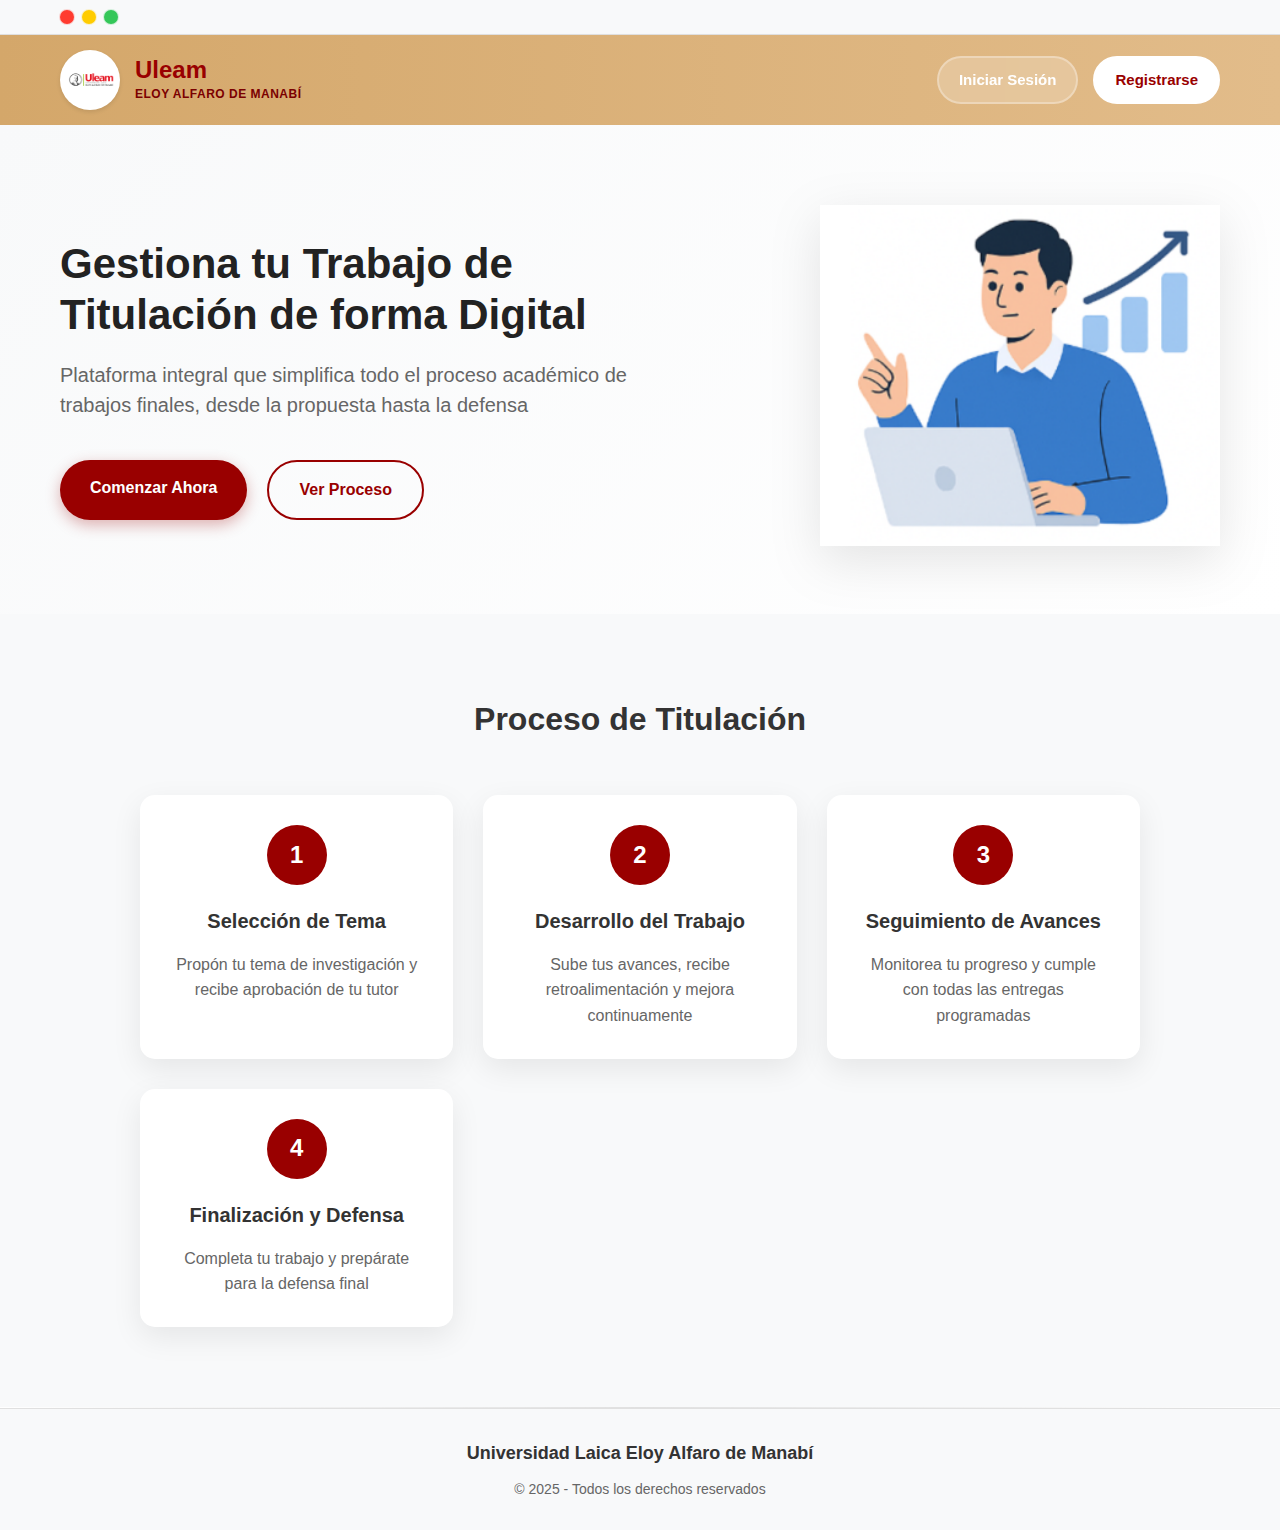
<file: index.html>
<!DOCTYPE html>
<html lang="es">
<head>
    <meta charset="UTF-8">
    <meta name="viewport" content="width=device-width, initial-scale=1.0">
    <title>Software para registro y control de trabajos de titulación - ULEAM</title>
    <link rel="stylesheet" href="estilo.css">
</head>
<body>
    <!-- Barra superior -->
    <header class="top-header">
        <div class="container header-container">
            <div class="window-controls">
                <div class="circle red"></div>
                <div class="circle yellow"></div>
                <div class="circle green"></div>
            </div>
        </div>
    </header>

    <!-- Barra de navegación -->
    <nav class="navbar">
        <div class="container nav-container">
            <div class="nav-logo">
                <img src="Imagenes/Logouleam.png" alt="ULEAM Logo">
                <div class="nav-logo-text">
                    <span class="university-name">Uleam</span>
                    <span class="university-fullname">ELOY ALFARO DE MANABÍ</span>
                </div>
            </div>
            <div class="auth-options">
                <a href="#" class="auth-link login">Iniciar Sesión</a>
                <a href="#" class="auth-link register">Registrarse</a>
            </div>
        </div>
    </nav>

    <!-- Contenido principal -->
    <main>
        <section class="hero-section">
            <div class="container hero-container">
                <div class="welcome-text">
                    <h1>Gestiona tu Trabajo de Titulación de forma Digital</h1>
                    <p class="subtitle">Plataforma integral que simplifica todo el proceso académico de trabajos finales, desde la propuesta hasta la defensa</p>
                    <div class="hero-actions">
                        <a href="#" class="cta-button primary">Comenzar Ahora</a>
                        <a href="#proceso" class="cta-button secondary">Ver Proceso</a>
                    </div>
                </div>
                <div class="illustration-container">
                    <img class="illustration" src="Imagenes/imagenprincipal.png" alt="Ilustración">
                </div>
            </div>
        </section>

        <!-- Proceso de Titulación -->
        <section id="proceso" class="process-section">
            <div class="container">
                <h2 class="section-title">Proceso de Titulación</h2>
                <div class="process-timeline">
                    <div class="process-step">
                        <div class="step-number">1</div>
                        <div class="step-content">
                            <h3>Selección de Tema</h3>
                            <p>Propón tu tema de investigación y recibe aprobación de tu tutor</p>
                        </div>
                    </div>
                    <div class="process-step">
                        <div class="step-number">2</div>
                        <div class="step-content">
                            <h3>Desarrollo del Trabajo</h3>
                            <p>Sube tus avances, recibe retroalimentación y mejora continuamente</p>
                        </div>
                    </div>
                    <div class="process-step">
                        <div class="step-number">3</div>
                        <div class="step-content">
                            <h3>Seguimiento de Avances</h3>
                            <p>Monitorea tu progreso y cumple con todas las entregas programadas</p>
                        </div>
                    </div>
                    <div class="process-step">
                        <div class="step-number">4</div>
                        <div class="step-content">
                            <h3>Finalización y Defensa</h3>
                            <p>Completa tu trabajo y prepárate para la defensa final</p>
                        </div>
                    </div>
                </div>
            </div>
        </section>
    </main>

    <div class="divider"></div>

    <!-- Pie de página -->
    <footer>
        <div class="container">
            <p class="footer-text">Universidad Laica Eloy Alfaro de Manabí</p>
            <p class="copyright">© 2025 - Todos los derechos reservados</p>
        </div>
    </footer>
    <script src="js/navegacion.js"></script>  
</body>
</html>
</file>
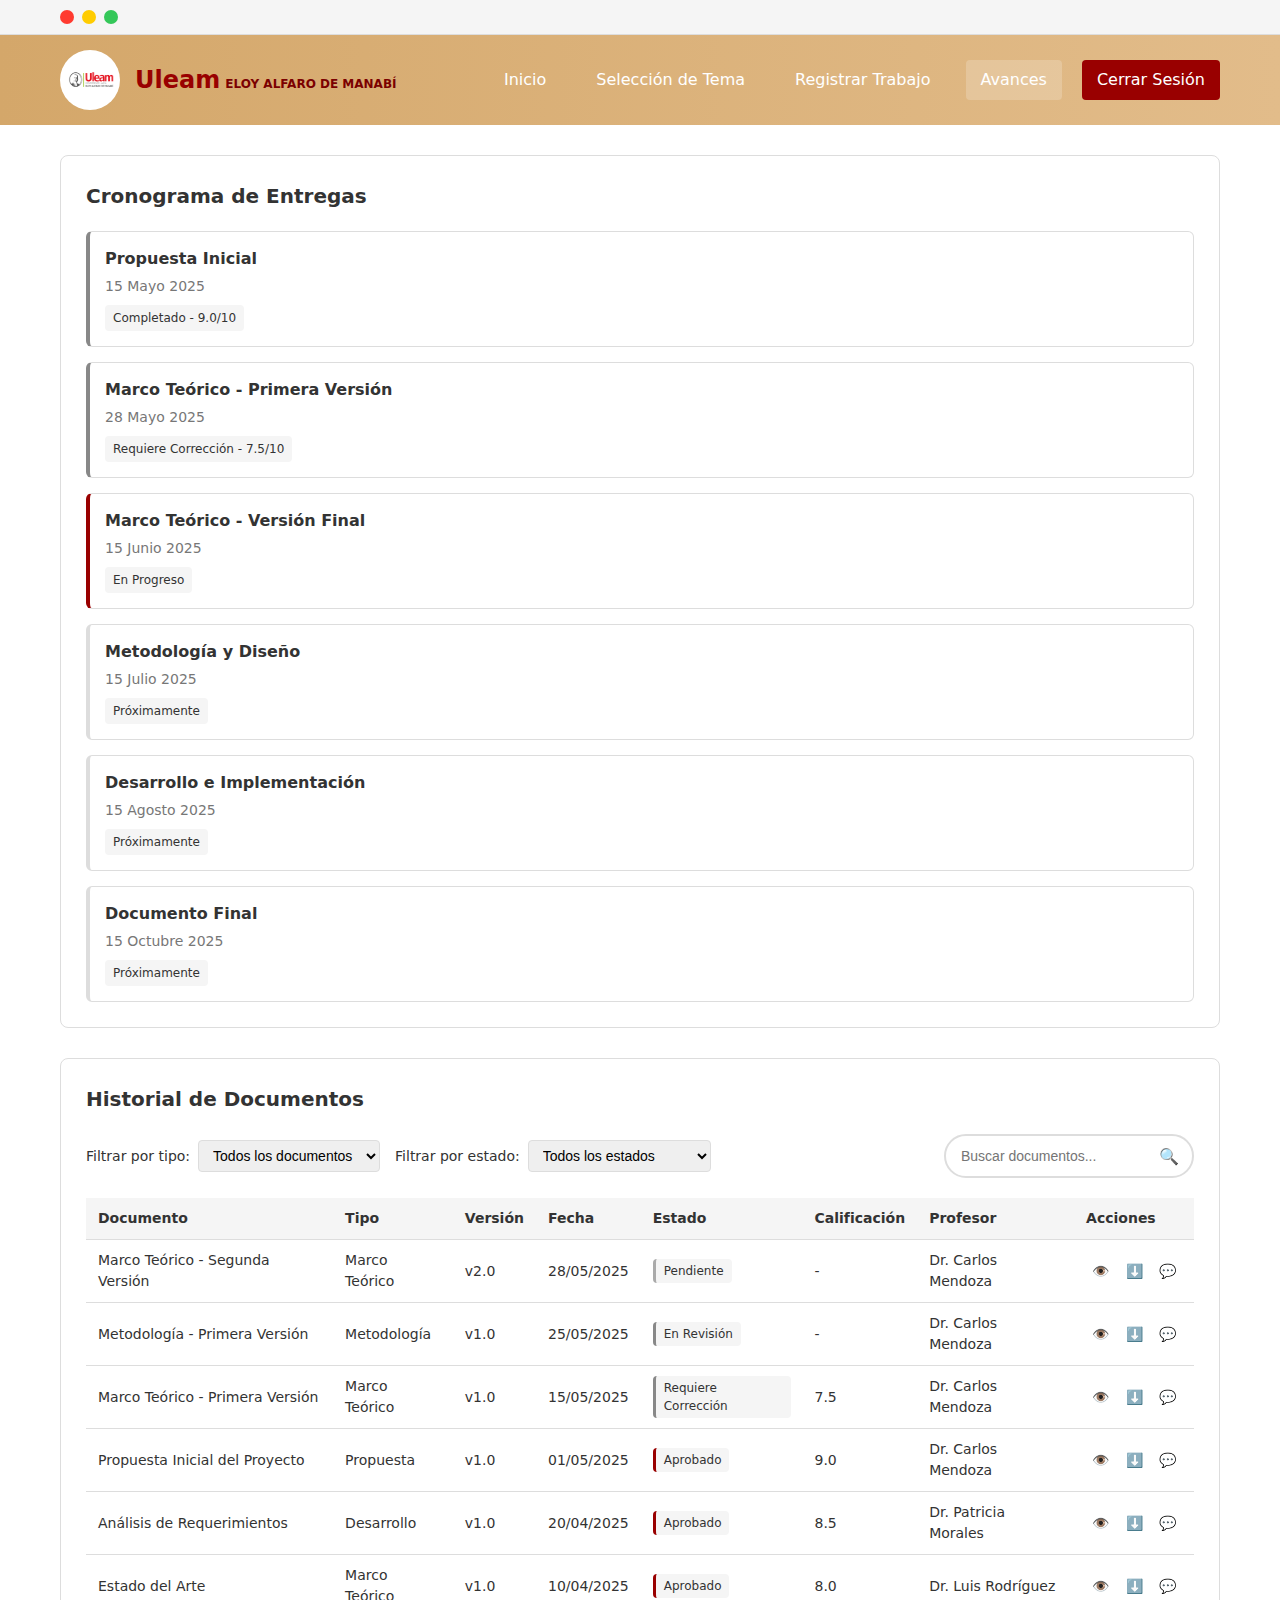
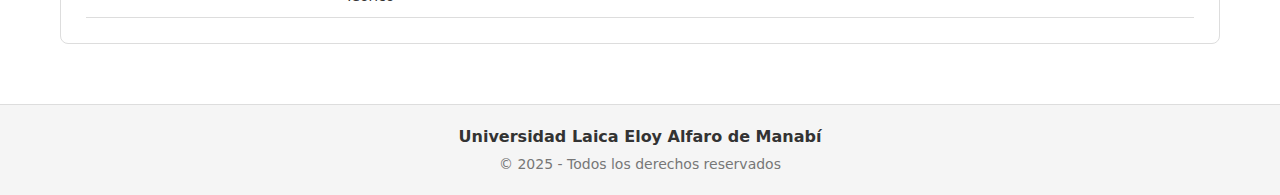
<file: interfaces/avances.html>
<!DOCTYPE html>
<html lang="es">
<head>
    <meta charset="UTF-8">
    <meta name="viewport" content="width=device-width, initial-scale=1.0">
    <title>Avances - Sistema de Registro y Control de Trabajos de Titulación</title>
    <link rel="stylesheet" href="../css/avances.css">
</head>
<body>
    <!-- Barra superior -->
    <header class="top-header">
        <div class="container header-container">
            <div class="window-controls">
                <div class="circle red"></div>
                <div class="circle yellow"></div>
                <div class="circle green"></div>
            </div>
        </div>
    </header> 

    <!-- Barra de navegación -->
    <nav class="navbar">
        <div class="container nav-container">
            <div class="nav-logo">
                <img src="../Imagenes/Logouleam.png" alt="ULEAM Logo">
                <div class="nav-logo-text">
                    <span class="university-name">Uleam</span>
                    <span class="university-fullname">ELOY ALFARO DE MANABÍ</span>
                </div>
            </div>
            
            <div class="nav-menu">
                <a href="#" class="nav-link">Inicio</a>
                <a href="#" class="nav-link">Selección de Tema</a>
                <a href="#" class="nav-link">Registrar Trabajo</a>
                <a href="#" class="nav-link active">Avances</a>
                <a href="#" class="nav-link logout">Cerrar Sesión</a>
            </div>
        </div>
    </nav>

    <!-- Contenido principal -->
    <main>
        <div class="container">
            <!-- Cronograma de entregas simplificado -->
            <div class="card">
                <h2>Cronograma de Entregas</h2>
                
                <div class="timeline">
                    <div class="timeline-item completed">
                        <div class="timeline-content">
                            <h3>Propuesta Inicial</h3>
                            <p>15 Mayo 2025</p>
                            <span class="status completed">Completado - 9.0/10</span>
                        </div>
                    </div>
                    
                    <div class="timeline-item completed">
                        <div class="timeline-content">
                            <h3>Marco Teórico - Primera Versión</h3>
                            <p>28 Mayo 2025</p>
                            <span class="status revision">Requiere Corrección - 7.5/10</span>
                        </div>
                    </div>
                    
                    <div class="timeline-item current">
                        <div class="timeline-content">
                            <h3>Marco Teórico - Versión Final</h3>
                            <p>15 Junio 2025</p>
                            <span class="status pending">En Progreso</span>
                        </div>
                    </div>
                    
                    <div class="timeline-item">
                        <div class="timeline-content">
                            <h3>Metodología y Diseño</h3>
                            <p>15 Julio 2025</p>
                            <span class="status upcoming">Próximamente</span>
                        </div>
                    </div>
                    
                    <div class="timeline-item">
                        <div class="timeline-content">
                            <h3>Desarrollo e Implementación</h3>
                            <p>15 Agosto 2025</p>
                            <span class="status upcoming">Próximamente</span>
                        </div>
                    </div>
                    
                    <div class="timeline-item">
                        <div class="timeline-content">
                            <h3>Documento Final</h3>
                            <p>15 Octubre 2025</p>
                            <span class="status upcoming">Próximamente</span>
                        </div>
                    </div>
                </div>
            </div>

            <!-- Historial de documentos -->
            <div class="card">
                <h2>Historial de Documentos</h2>
                
                <div class="documents-filter">
                    <div class="filter-group">
                        <label for="filter-type">Filtrar por tipo:</label>
                        <select id="filter-type">
                            <option value="all">Todos los documentos</option>
                            <option value="propuesta">Propuesta</option>
                            <option value="marco">Marco Teórico</option>
                            <option value="metodologia">Metodología</option>
                            <option value="desarrollo">Desarrollo</option>
                            <option value="final">Documento Final</option>
                        </select>
                    </div>
                    
                    <div class="filter-group">
                        <label for="filter-status">Filtrar por estado:</label>
                        <select id="filter-status">
                            <option value="all">Todos los estados</option>
                            <option value="aprobado">Aprobado</option>
                            <option value="revision">Requiere Corrección</option>
                            <option value="pendiente">Pendiente de Revisión</option>
                        </select>
                    </div>
                    
                    <div class="filter-group search-group">
                        <input type="text" id="search-docs" placeholder="Buscar documentos...">
                        <button class="search-btn">🔍</button>
                    </div>
                </div>
                
                <div class="table-container">
                    <table class="documents-table">
                        <thead>
                            <tr>
                                <th>Documento</th>
                                <th>Tipo</th>
                                <th>Versión</th>
                                <th>Fecha</th>
                                <th>Estado</th>
                                <th>Calificación</th>
                                <th>Profesor</th>
                                <th>Acciones</th>
                            </tr>
                        </thead>
                        <tbody>
                            <tr>
                                <td class="doc-name">Marco Teórico - Segunda Versión</td>
                                <td>Marco Teórico</td>
                                <td>v2.0</td>
                                <td>28/05/2025</td>
                                <td><span class="status-pill pending">Pendiente</span></td>
                                <td>-</td>
                                <td>Dr. Carlos Mendoza</td>
                                <td class="actions-cell">
                                    <button class="table-action view" title="Ver documento">👁️</button>
                                    <button class="table-action download" title="Descargar">⬇️</button>
                                    <button class="table-action feedback" title="Ver comentarios">💬</button>
                                </td>
                            </tr>
                            <tr>
                                <td class="doc-name">Metodología - Primera Versión</td>
                                <td>Metodología</td>
                                <td>v1.0</td>
                                <td>25/05/2025</td>
                                <td><span class="status-pill review">En Revisión</span></td>
                                <td>-</td>
                                <td>Dr. Carlos Mendoza</td>
                                <td class="actions-cell">
                                    <button class="table-action view" title="Ver documento">👁️</button>
                                    <button class="table-action download" title="Descargar">⬇️</button>
                                    <button class="table-action feedback" title="Ver comentarios">💬</button>
                                </td>
                            </tr>
                            <tr>
                                <td class="doc-name">Marco Teórico - Primera Versión</td>
                                <td>Marco Teórico</td>
                                <td>v1.0</td>
                                <td>15/05/2025</td>
                                <td><span class="status-pill revision">Requiere Corrección</span></td>
                                <td>7.5</td>
                                <td>Dr. Carlos Mendoza</td>
                                <td class="actions-cell">
                                    <button class="table-action view" title="Ver documento">👁️</button>
                                    <button class="table-action download" title="Descargar">⬇️</button>
                                    <button class="table-action feedback" title="Ver comentarios">💬</button>
                                </td>
                            </tr>
                            <tr>
                                <td class="doc-name">Propuesta Inicial del Proyecto</td>
                                <td>Propuesta</td>
                                <td>v1.0</td>
                                <td>01/05/2025</td>
                                <td><span class="status-pill approved">Aprobado</span></td>
                                <td>9.0</td>
                                <td>Dr. Carlos Mendoza</td>
                                <td class="actions-cell">
                                    <button class="table-action view" title="Ver documento">👁️</button>
                                    <button class="table-action download" title="Descargar">⬇️</button>
                                    <button class="table-action feedback" title="Ver comentarios">💬</button>
                                </td>
                            </tr>
                            <tr>
                                <td class="doc-name">Análisis de Requerimientos</td>
                                <td>Desarrollo</td>
                                <td>v1.0</td>
                                <td>20/04/2025</td>
                                <td><span class="status-pill approved">Aprobado</span></td>
                                <td>8.5</td>
                                <td>Dr. Patricia Morales</td>
                                <td class="actions-cell">
                                    <button class="table-action view" title="Ver documento">👁️</button>
                                    <button class="table-action download" title="Descargar">⬇️</button>
                                    <button class="table-action feedback" title="Ver comentarios">💬</button>
                                </td>
                            </tr>
                            <tr>
                                <td class="doc-name">Estado del Arte</td>
                                <td>Marco Teórico</td>
                                <td>v1.0</td>
                                <td>10/04/2025</td>
                                <td><span class="status-pill approved">Aprobado</span></td>
                                <td>8.0</td>
                                <td>Dr. Luis Rodríguez</td>
                                <td class="actions-cell">
                                    <button class="table-action view" title="Ver documento">👁️</button>
                                    <button class="table-action download" title="Descargar">⬇️</button>
                                    <button class="table-action feedback" title="Ver comentarios">💬</button>
                                </td>
                            </tr>
                        </tbody>
                    </table>
                </div>
            </div>
        </div>
    </main>

    <!-- Pie de página -->
    <footer>
        <div class="container">
            <p>Universidad Laica Eloy Alfaro de Manabí</p>
            <p>© 2025 - Todos los derechos reservados</p>
        </div>
    </footer>

    <script src="../js/navegacion.js"></script>
    <script>
        // Filtrado de documentos
        document.getElementById('filter-type').addEventListener('change', function() {
            console.log('Filtrando por tipo:', this.value);
        });

        document.getElementById('filter-status').addEventListener('change', function() {
            console.log('Filtrando por estado:', this.value);
        });

        document.getElementById('search-docs').addEventListener('input', function() {
            console.log('Buscando:', this.value);
        });

        // Acciones de documentos
        document.querySelectorAll('.table-action').forEach(button => {
            button.addEventListener('click', function() {
                const action = this.classList.contains('view') ? 'ver' : 
                               this.classList.contains('download') ? 'descargar' : 'comentarios';
                const docName = this.closest('tr').querySelector('.doc-name').textContent;
                
                alert(`Acción: ${action} el documento "${docName}"`);
            });
        });
    </script>
</body>
</html>
</file>
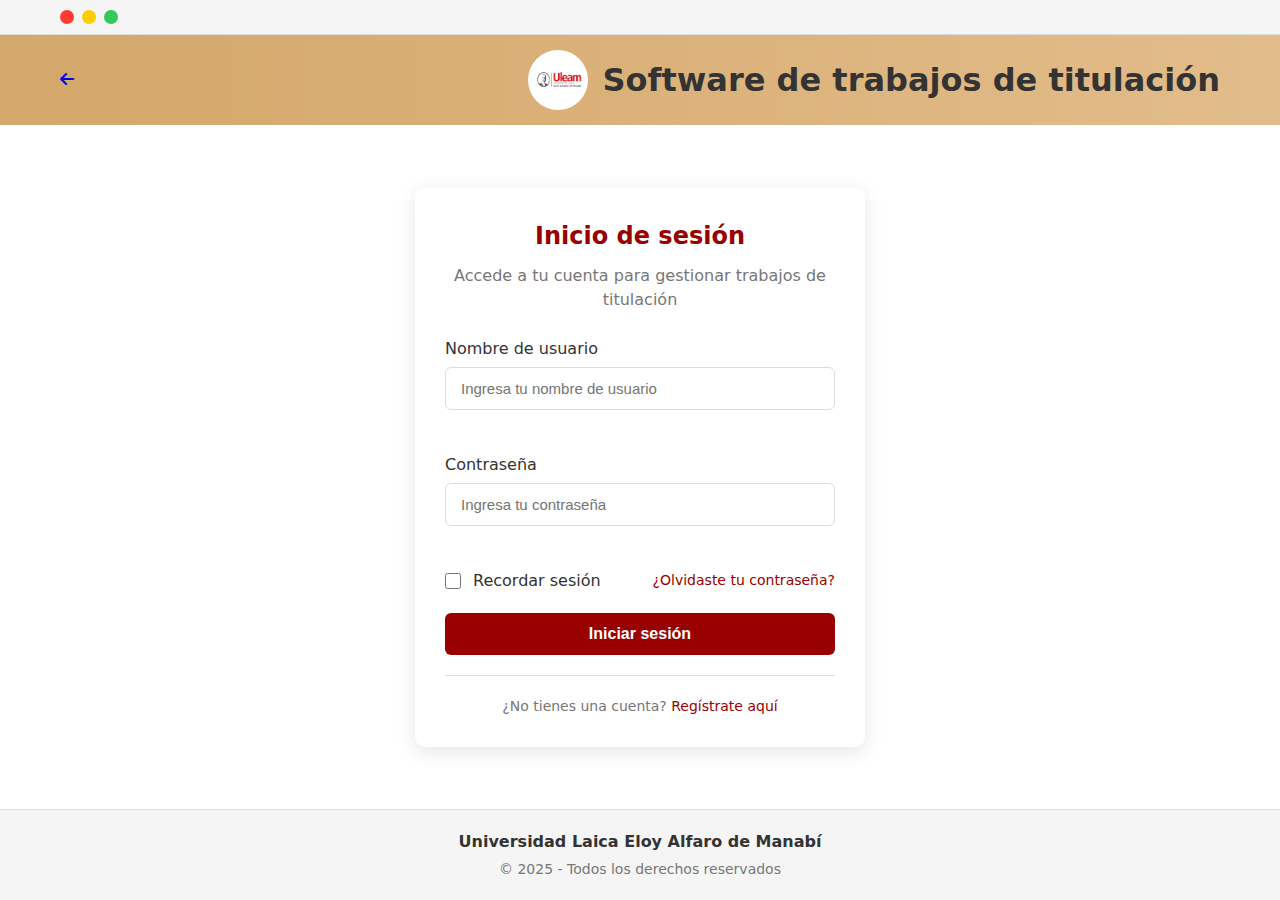
<file: interfaces/iniciarsesion.html>
<!DOCTYPE html>
<html lang="es">
<head>
    <meta charset="UTF-8">
    <meta name="viewport" content="width=device-width, initial-scale=1.0">
    <title>Iniciar Sesión - Sistema de Registro y Control de Trabajos de Titulación</title>
    <link rel="stylesheet" href="../css/iniciarsesion.css">
    <link rel="stylesheet" href="https://cdnjs.cloudflare.com/ajax/libs/font-awesome/6.4.0/css/all.min.css">
</head>
<body>
    <!-- Barra superior -->
    <header class="top-header">
        <div class="container header-container">
            <div class="window-controls">
                <div class="circle red"></div>
                <div class="circle yellow"></div>
                <div class="circle green"></div>
            </div>
        </div>
    </header>

    <!-- Barra de navegación con título -->
    <nav class="navbar">
        <div class="container nav-container">
            <!-- Botón de retroceso en la parte izquierda -->
            <div class="back-link">
                <a href="../index.html" class="back-btn" title="Volver a la página anterior">
                    <i class="fas fa-arrow-left"></i>
                </a>
            </div>
            
            <div class="nav-logo">
                <img src="../Imagenes/Logouleam.png" alt="ULEAM Logo">
                <div class="nav-title">
                    <h1>Software de trabajos de titulación</h1>
                </div>
            </div>
        </div>
    </nav>

    <!-- Contenido principal -->
    <main class="login-main">
        <div class="login-container">
            <div class="login-card">
                <div class="login-header">
                    <h2>Inicio de sesión</h2>
                    <p class="login-subtitle">Accede a tu cuenta para gestionar trabajos de titulación</p>
                </div>
                
                <form class="login-form" id="loginForm">
                    <div class="form-group">
                        <label for="username">Nombre de usuario</label>
                        <input 
                            type="text" 
                            id="username" 
                            name="username" 
                            placeholder="Ingresa tu nombre de usuario"
                        >
                        <span class="error-message" id="usernameError"></span>
                    </div>
                    
                    <div class="form-group">
                        <label for="password">Contraseña</label>
                        <input 
                            type="password" 
                            id="password" 
                            name="password" 
                            placeholder="Ingresa tu contraseña"
                        >
                        <span class="error-message" id="passwordError"></span>
                    </div>
                    
                    <div class="form-options">
                        <label class="checkbox-container">
                            <input type="checkbox" id="remember">
                            <span class="checkmark"></span>
                            Recordar sesión
                        </label>
                        <a href="#" class="forgot-password">¿Olvidaste tu contraseña?</a>
                    </div>
                    
                    <button type="submit" class="login-btn">
                        <span>Iniciar sesión</span>
                    </button>
                </form>
                
                <div class="login-footer">
                    <p>¿No tienes una cuenta? <a href="registrarse.html" class="register-link">Regístrate aquí</a></p>
                </div>
            </div>
        </div>
    </main>

    <div class="divider"></div>

    <!-- Pie de página -->
    <footer>
        <div class="container">
            <p class="footer-text">Universidad Laica Eloy Alfaro de Manabí</p>
            <p class="copyright">© 2025 - Todos los derechos reservados</p>
        </div>
    </footer>
    <script src="../js/navegacion.js"></script>  
    <script>
        // Funcionalidad del formulario de login
        document.getElementById('loginForm').addEventListener('submit', function(e) {
            e.preventDefault();
            
            const username = document.getElementById('username').value.trim();
            const password = document.getElementById('password').value.trim();
            const usernameError = document.getElementById('usernameError');
            const passwordError = document.getElementById('passwordError');
            
            // Limpiar errores previos
            usernameError.textContent = '';
            passwordError.textContent = '';
            
            // Validaciones simples
            let hasError = false;
            
            if (!username) {
                usernameError.textContent = 'Debe ubicar usuario';
                hasError = true;
            }
            
            if (!password) {
                passwordError.textContent = 'Debe ubicar contraseña';
                hasError = true;
            }
            
            // Si hay errores, no continuar
            if (hasError) {
                return;
            }
            
            // Validación de credenciales
            if (username === "ariel" && password === "123") {
                // Credenciales correctas
                window.location.href = "interfazprincipal.html";
            } else {
                // Credenciales incorrectas
                alert("Usuario o contraseña incorrectos. Por favor, inténtalo de nuevo.");
            }
        });

        // Asegurar que el botón de retroceso funcione correctamente
        document.querySelector('.back-btn').addEventListener('click', function(e) {
            e.preventDefault();
            window.location.href = "../index.html";
        });
    </script>
</body>
</html>
</file>
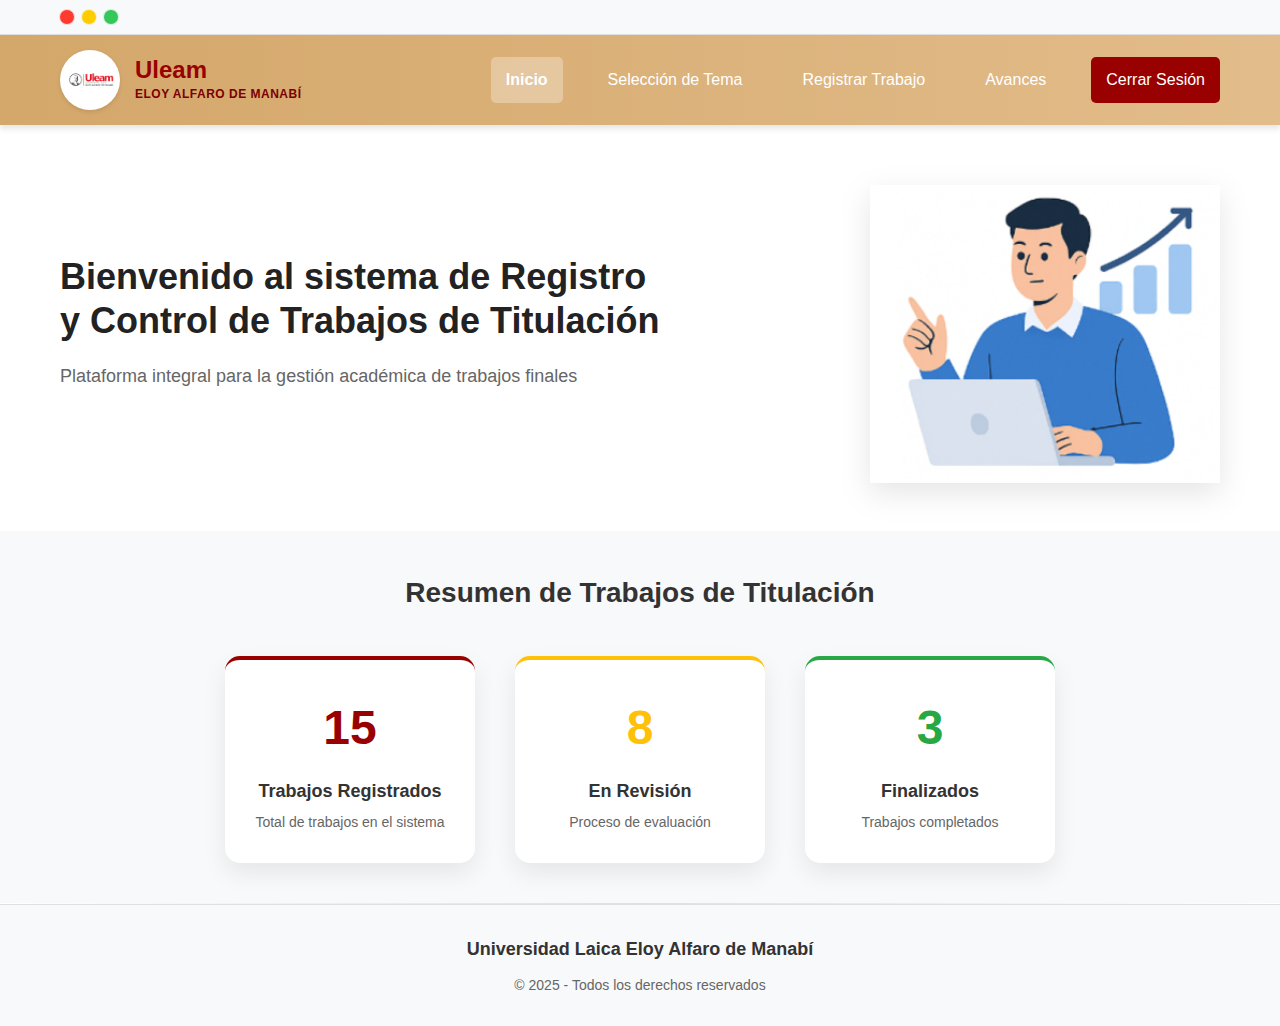
<file: interfaces/interfazprincipal.html>
<!DOCTYPE html>
<html lang="es">
<head>
    <meta charset="UTF-8">
    <meta name="viewport" content="width=device-width, initial-scale=1.0">
    <title>Sistema de Registro y Control de Trabajos de Titulación</title>
    <link rel="stylesheet" href="../css/interfazprincipal.css">
</head>
<body>
    <!-- Barra superior -->
    <header class="top-header">
        <div class="container header-container">
            <div class="window-controls">
                <div class="circle red"></div>
                <div class="circle yellow"></div>
                <div class="circle green"></div>
            </div>
        </div>
    </header>

    <!-- Barra de navegación con menú completo -->
    <nav class="navbar">
        <div class="container nav-container">
            <div class="nav-logo">
                <img src="../Imagenes/Logouleam.png" alt="ULEAM Logo">
                <div class="nav-logo-text">
                    <span class="university-name">Uleam</span>
                    <span class="university-fullname">ELOY ALFARO DE MANABÍ</span>
                </div>
            </div>
            
            <!-- Menú de navegación -->
            <div class="nav-menu">
                <a href="#" class="nav-link active">Inicio</a>
                <a href="#" class="nav-link">Selección de Tema</a>
                <a href="#" class="nav-link">Registrar Trabajo</a>
                <a href="#" class="nav-link">Avances</a>
                <a href="#" class="nav-link logout">Cerrar Sesión</a>
            </div>
        </div>
    </nav>

    <!-- Contenido principal -->
    <main>
        <section class="hero-section">
            <div class="container hero-container">
                <div class="welcome-text">
                    <h1>Bienvenido al sistema de Registro y Control de Trabajos de Titulación</h1>
                    <p class="subtitle">Plataforma integral para la gestión académica de trabajos finales</p>
                </div>
                <div class="illustration-container">
                    <img class="illustration" src="../Imagenes/imagenprincipal.png" alt="Ilustración">
                </div>
            </div>
        </section>

        <!-- Estadísticas -->
        <section class="stats-section">
            <div class="container">
                <h2 class="stats-title">Resumen de Trabajos de Titulación</h2>
                <div class="stats-container">
                    <div class="stat-box">
                        <div class="stat-number">15</div>
                        <div class="stat-label">Trabajos Registrados</div>
                        <div class="stat-description">Total de trabajos en el sistema</div>
                    </div>
                    <div class="stat-box">
                        <div class="stat-number">8</div>
                        <div class="stat-label">En Revisión</div>
                        <div class="stat-description">Proceso de evaluación</div>
                    </div>
                    <div class="stat-box">
                        <div class="stat-number">3</div>
                        <div class="stat-label">Finalizados</div>
                        <div class="stat-description">Trabajos completados</div>
                    </div>
                </div>
            </div>
        </section>
    </main>

    <div class="divider"></div>

    <!-- Pie de página -->
    <footer>
        <div class="container">
            <p class="footer-text">Universidad Laica Eloy Alfaro de Manabí</p>
            <p class="copyright">© 2025 - Todos los derechos reservados</p>
        </div>
    </footer>

   <script src="../js/navegacion.js"></script>
</body>
</html>
</file>
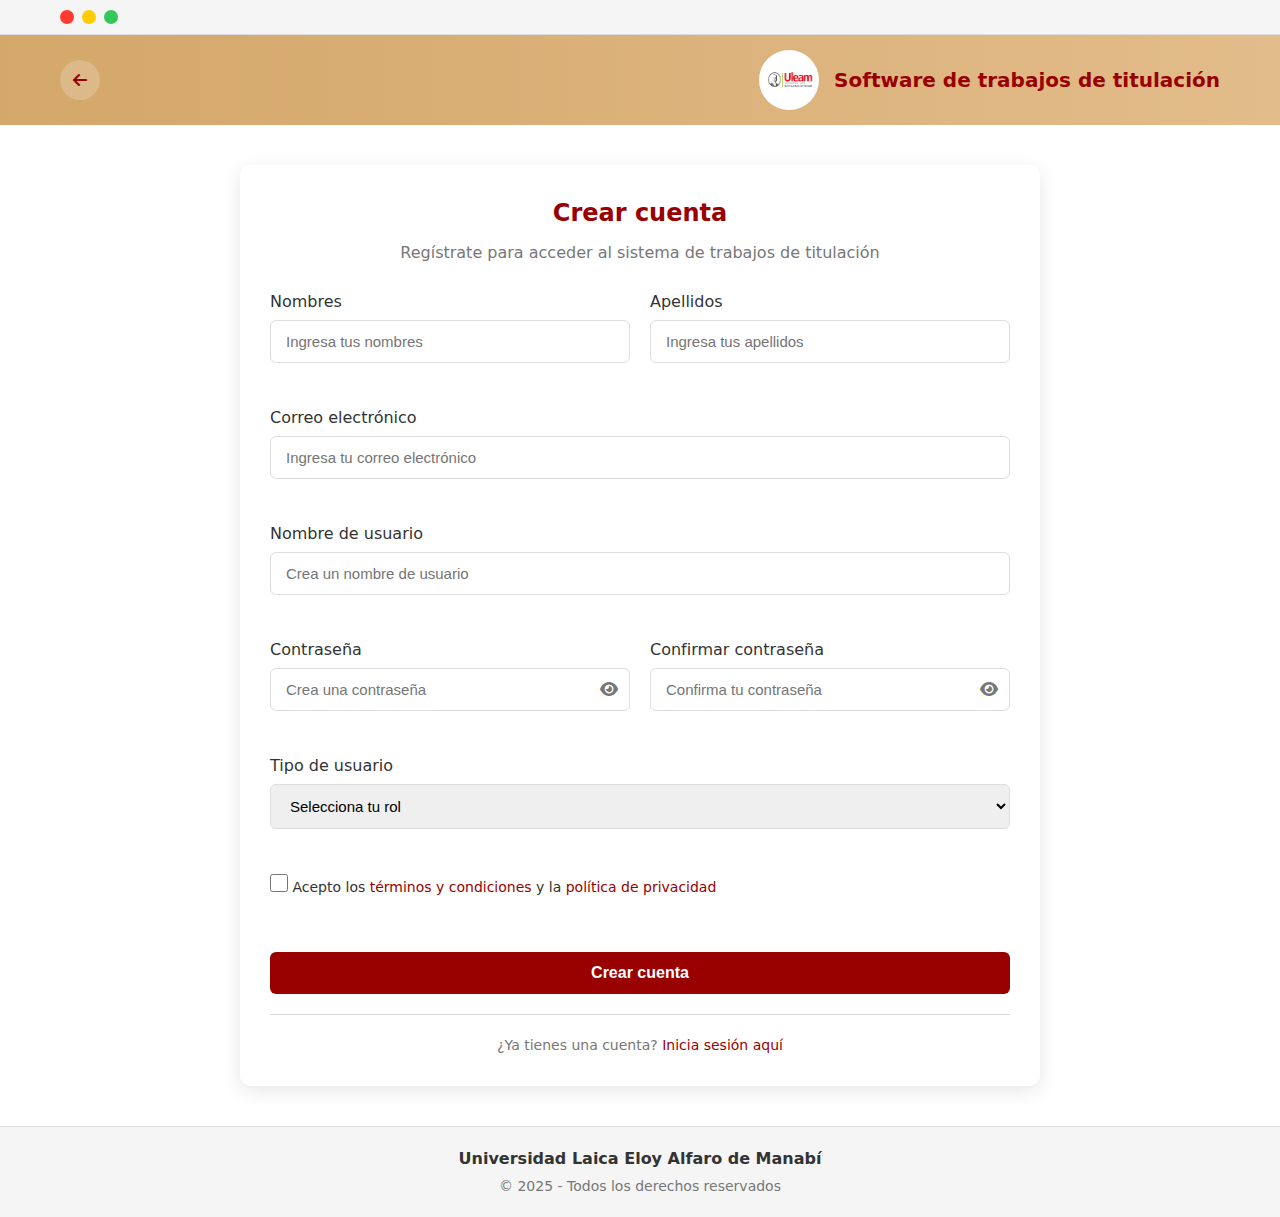
<file: interfaces/registrarse.html>
<!DOCTYPE html>
<html lang="es">
<head>
    <meta charset="UTF-8">
    <meta name="viewport" content="width=device-width, initial-scale=1.0">
    <title>Registro - Sistema de Registro y Control de Trabajos de Titulación</title>
    <link rel="stylesheet" href="../css/registrarse.css">
    <!-- Font Awesome para los íconos -->
    <link rel="stylesheet" href="https://cdnjs.cloudflare.com/ajax/libs/font-awesome/6.4.0/css/all.min.css">
</head>
<body>
    <!-- Barra superior -->
    <header class="top-header">
        <div class="container header-container">
            <div class="window-controls">
                <div class="circle red"></div>
                <div class="circle yellow"></div>
                <div class="circle green"></div>
            </div>
        </div>
    </header>

    <!-- Barra de navegación con título -->
    <nav class="navbar">
        <div class="container nav-container">
            <!-- Botón de retroceso en la parte izquierda -->
            <div class="back-link">
                <a href="../index.html" class="back-btn" title="Volver a la página anterior">
                    <i class="fas fa-arrow-left"></i>
                </a>
            </div>
            
            <div class="nav-logo">
                <img src="../Imagenes/Logouleam.png" alt="ULEAM Logo">
                <div class="nav-title">
                    <h1>Software de trabajos de titulación</h1>
                </div>
            </div>
        </div>
    </nav>

    <!-- Contenido principal -->
    <main class="register-main">
        <div class="register-container">
            <div class="register-card">
                <div class="register-header">
                    <h2>Crear cuenta</h2>
                    <p class="register-subtitle">Regístrate para acceder al sistema de trabajos de titulación</p>
                </div>
                
                <form class="register-form" id="registerForm">
                    <div class="form-row">
                        <div class="form-group">
                            <label for="firstName">Nombres</label>
                            <input 
                                type="text" 
                                id="firstName" 
                                name="firstName" 
                                placeholder="Ingresa tus nombres"
                            >
                            <span class="error-message" id="firstNameError"></span>
                        </div>
                        
                        <div class="form-group">
                            <label for="lastName">Apellidos</label>
                            <input 
                                type="text" 
                                id="lastName" 
                                name="lastName" 
                                placeholder="Ingresa tus apellidos"
                            >
                            <span class="error-message" id="lastNameError"></span>
                        </div>
                    </div>
                    
                    <div class="form-group">
                        <label for="email">Correo electrónico</label>
                        <input 
                            type="email" 
                            id="email" 
                            name="email" 
                            placeholder="Ingresa tu correo electrónico"
                        >
                        <span class="error-message" id="emailError"></span>
                    </div>
                    
                    <div class="form-group">
                        <label for="username">Nombre de usuario</label>
                        <input 
                            type="text" 
                            id="username" 
                            name="username" 
                            placeholder="Crea un nombre de usuario"
                        >
                        <span class="error-message" id="usernameError"></span>
                    </div>
                    
                    <div class="form-row">
                        <div class="form-group">
                            <label for="password">Contraseña</label>
                            <div class="password-input-container">
                                <input 
                                    type="password" 
                                    id="password" 
                                    name="password" 
                                    placeholder="Crea una contraseña"
                                >
                                <button type="button" class="toggle-password" title="Mostrar/ocultar contraseña">
                                    <i class="fas fa-eye"></i>
                                </button>
                            </div>
                            <span class="error-message" id="passwordError"></span>
                        </div>
                        
                        <div class="form-group">
                            <label for="confirmPassword">Confirmar contraseña</label>
                            <div class="password-input-container">
                                <input 
                                    type="password" 
                                    id="confirmPassword" 
                                    name="confirmPassword" 
                                    placeholder="Confirma tu contraseña"
                                >
                                <button type="button" class="toggle-password" title="Mostrar/ocultar contraseña">
                                    <i class="fas fa-eye"></i>
                                </button>
                            </div>
                            <span class="error-message" id="confirmPasswordError"></span>
                        </div>
                    </div>
                    
                    <div class="form-group">
                        <label for="role">Tipo de usuario</label>
                        <select id="role" name="role" >
                            <option value="" disabled selected>Selecciona tu rol</option>
                            <option value="student">Estudiante</option>
                            <option value="teacher">Docente</option>
                            <option value="admin">Administrador</option>
                        </select>
                        <span class="error-message" id="roleError"></span>
                    </div>
                    
                    <div class="form-group checkbox-group">
                        <label class="checkbox-container">
                            <input type="checkbox" id="terms" name="terms">
                            <span class="checkmark"></span>
                            Acepto los <a href="#" class="terms-link">términos y condiciones</a> y la <a href="#" class="terms-link">política de privacidad</a>
                        </label>
                        <span class="error-message" id="termsError"></span>
                    </div>
                    
                    <button type="submit" class="register-btn">
                        <span>Crear cuenta</span>
                    </button>
                </form>
                
                <div class="register-footer">
                    <p>¿Ya tienes una cuenta? <a href="iniciarsesion.html" class="login-link">Inicia sesión aquí</a></p>
                </div>
            </div>
        </div>
    </main>

    <div class="divider"></div>

    <!-- Pie de página -->
    <footer>
        <div class="container">
            <p class="footer-text">Universidad Laica Eloy Alfaro de Manabí</p>
            <p class="copyright">© 2025 - Todos los derechos reservados</p>
        </div>
    </footer>
    <script src="../js/navegacion.js"></script> 
    <script>
        // Funcionalidad del formulario de registro
        document.addEventListener('DOMContentLoaded', function() {
            const registerForm = document.getElementById('registerForm');
            const togglePasswordButtons = document.querySelectorAll('.toggle-password');
            
            // Función para mostrar/ocultar contraseñas
            togglePasswordButtons.forEach(button => {
                button.addEventListener('click', function() {
                    const input = this.previousElementSibling;
                    const type = input.getAttribute('type') === 'password' ? 'text' : 'password';
                    input.setAttribute('type', type);
                    
                    // Cambiar el ícono
                    const icon = this.querySelector('i');
                    icon.classList.toggle('fa-eye');
                    icon.classList.toggle('fa-eye-slash');
                });
            });
            
            // Validación del formulario
            registerForm.addEventListener('submit', function(e) {
                e.preventDefault();
                
                // Limpiar mensajes de error previos
                const errorMessages = document.querySelectorAll('.error-message');
                errorMessages.forEach(message => {
                    message.textContent = '';
                });
                
                // Obtener valores de los campos
                const firstName = document.getElementById('firstName').value.trim();
                const lastName = document.getElementById('lastName').value.trim();
                const email = document.getElementById('email').value.trim();
                const username = document.getElementById('username').value.trim();
                const password = document.getElementById('password').value;
                const confirmPassword = document.getElementById('confirmPassword').value;
                const role = document.getElementById('role').value;
                const terms = document.getElementById('terms').checked;
                
                // Validar campos requeridos
                let hasError = false;
                
                if (!firstName) {
                    document.getElementById('firstNameError').textContent = 'Debe ingresar sus nombres';
                    hasError = true;
                }
                
                if (!lastName) {
                    document.getElementById('lastNameError').textContent = 'Debe ingresar sus apellidos';
                    hasError = true;
                }
                
                if (!email) {
                    document.getElementById('emailError').textContent = 'Debe ingresar un correo electrónico';
                    hasError = true;
                }
                
                if (!username) {
                    document.getElementById('usernameError').textContent = 'Debe ingresar un nombre de usuario';
                    hasError = true;
                }
                
                if (!password) {
                    document.getElementById('passwordError').textContent = 'Debe ingresar una contraseña';
                    hasError = true;
                }
                
                if (!confirmPassword) {
                    document.getElementById('confirmPasswordError').textContent = 'Debe confirmar su contraseña';
                    hasError = true;
                } else if (password !== confirmPassword) {
                    document.getElementById('confirmPasswordError').textContent = 'Las contraseñas no coinciden';
                    hasError = true;
                }
                
                if (!role) {
                    document.getElementById('roleError').textContent = 'Debe seleccionar un tipo de usuario';
                    hasError = true;
                }
                
                if (!terms) {
                    document.getElementById('termsError').textContent = 'Debe aceptar los términos y condiciones';
                    hasError = true;
                }
                
                // Si no hay errores, enviar el formulario
                if (!hasError) {
                    alert('Registro exitoso. Ahora puedes iniciar sesión con tu cuenta.');
                    window.location.href = 'iniciarsesion.html';
                }
            });
            
            // Asegurar que el botón de retroceso funcione correctamente
            document.querySelector('.back-btn').addEventListener('click', function(e) {
                e.preventDefault();
                window.location.href = "../index.html";
            });
        });
    </script>
</body>
</html>
</file>
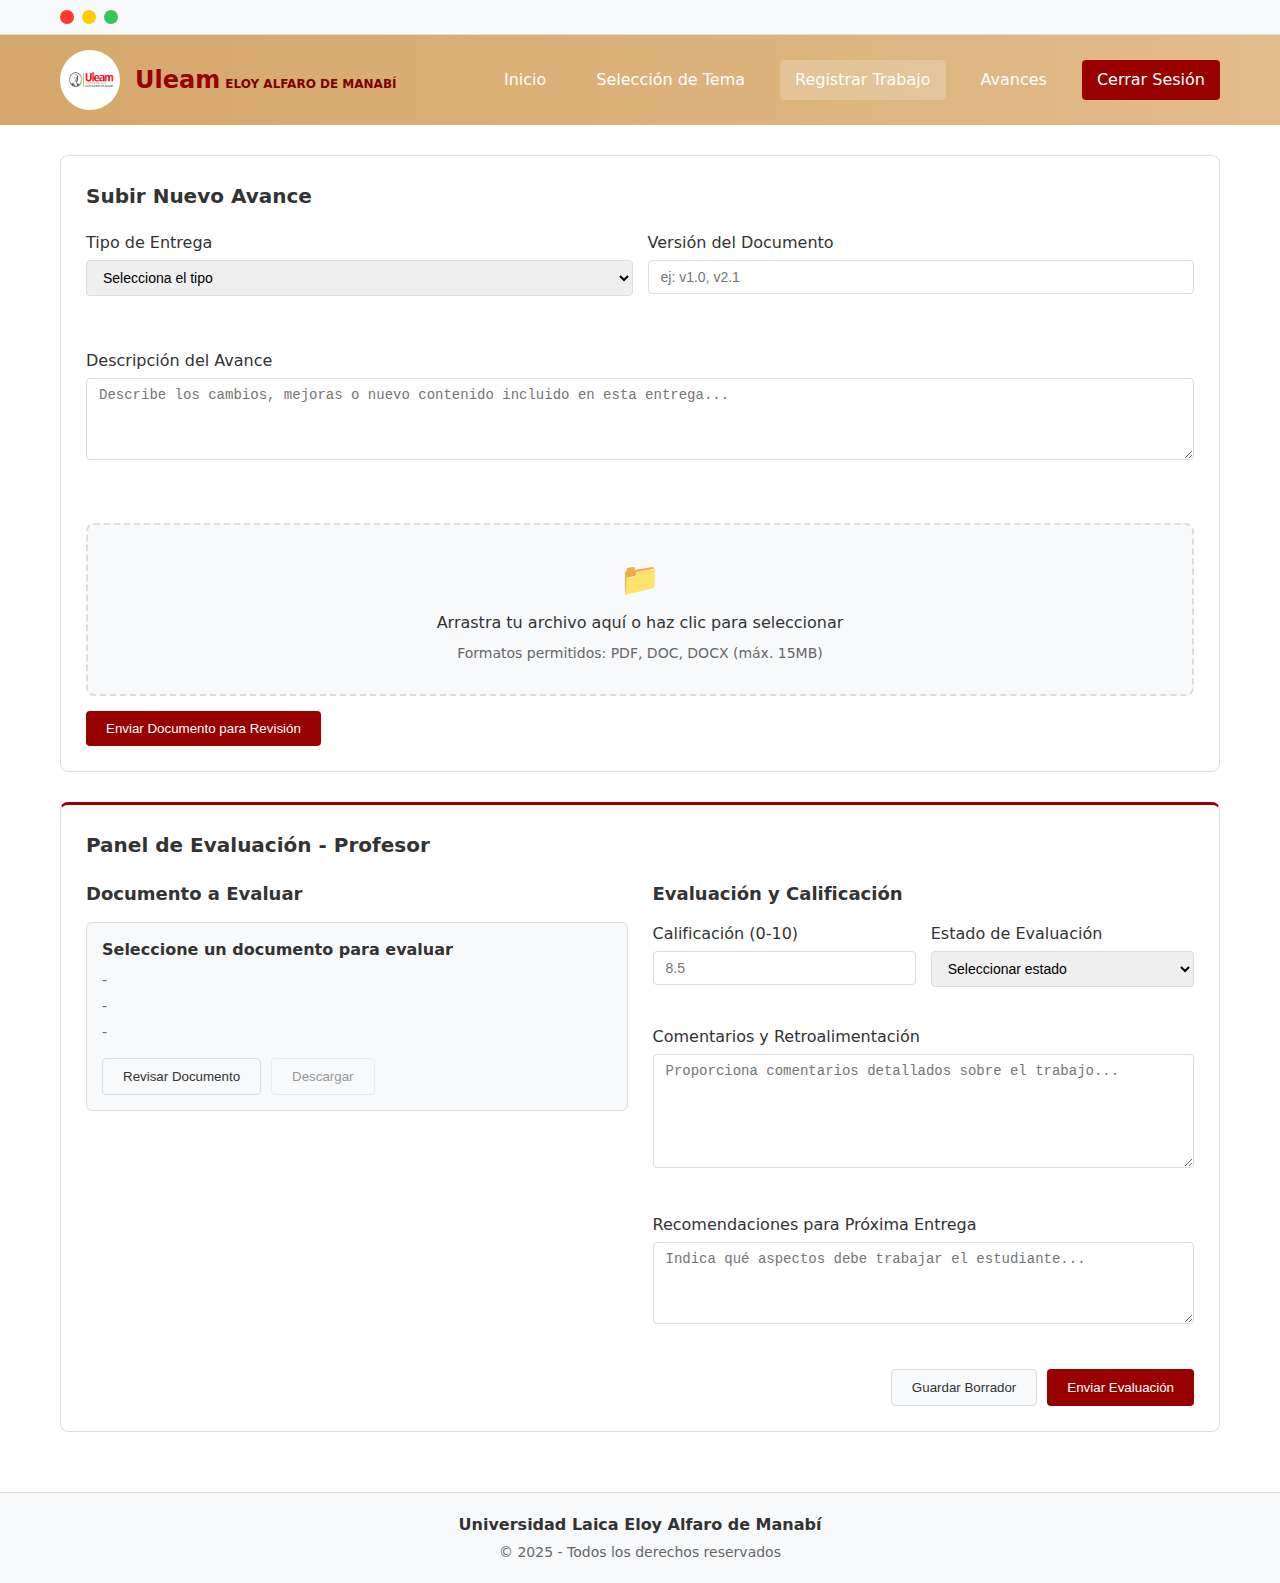
<file: interfaces/Registrodetrabajo.html>
<!DOCTYPE html>
<html lang="es">
<head>
    <meta charset="UTF-8">
    <meta name="viewport" content="width=device-width, initial-scale=1.0">
    <title>Registrar Trabajo - Sistema de Registro y Control de Trabajos de Titulación</title>
    <link rel="stylesheet" href="../css/Registrodetrabajo.css">
</head>
<body>
    <!-- Barra superior -->
    <header class="top-header">
        <div class="container header-container">
            <div class="window-controls">
                <div class="circle red"></div>
                <div class="circle yellow"></div>
                <div class="circle green"></div>
            </div>
        </div>
    </header>

    <!-- Barra de navegación -->
    <nav class="navbar">
        <div class="container nav-container">
            <div class="nav-logo">
                <img src="../Imagenes/Logouleam.png" alt="ULEAM Logo">
                <div class="nav-logo-text">
                    <span class="university-name">Uleam</span>
                    <span class="university-fullname">ELOY ALFARO DE MANABÍ</span>
                </div>
            </div>
            
            <div class="nav-menu">
                <a href="#" class="nav-link">Inicio</a>
                <a href="#" class="nav-link">Selección de Tema</a>
                <a href="#" class="nav-link active">Registrar Trabajo</a>
                <a href="#" class="nav-link">Avances</a>
                <a href="#" class="nav-link logout">Cerrar Sesión</a>
            </div>
        </div>
    </nav>

    <!-- Contenido principal -->
    <main>
        <div class="container">
            <!-- Sección de subida de documentos -->
            <div class="card">
                <h2>Subir Nuevo Avance</h2>
                
                <form class="upload-form" id="uploadForm">
                    <div class="form-grid">
                        <div class="form-group">
                            <label for="document-type">Tipo de Entrega</label>
                            <select id="document-type" name="document-type">
                                <option value="">Selecciona el tipo</option>
                                <option value="propuesta">Propuesta Inicial</option>
                                <option value="marco-teorico">Marco Teórico</option>
                                <option value="metodologia">Metodología</option>
                                <option value="desarrollo">Desarrollo/Implementación</option>
                                <option value="resultados">Resultados y Análisis</option>
                                <option value="conclusiones">Conclusiones</option>
                                <option value="documento-final">Documento Final</option>
                            </select>
                            <span class="error-message" id="documentTypeError"></span>
                        </div>
                        
                        <div class="form-group">
                            <label for="version">Versión del Documento</label>
                            <input type="text" id="version" name="version" placeholder="ej: v1.0, v2.1">
                            <span class="error-message" id="versionError"></span>
                        </div>
                    </div>
                    
                    <div class="form-group">
                        <label for="description">Descripción del Avance</label>
                        <textarea id="description" name="description" rows="4" placeholder="Describe los cambios, mejoras o nuevo contenido incluido en esta entrega..."></textarea>
                        <span class="error-message" id="descriptionError"></span>
                    </div>
                    
                    <!-- 
                    ========================================
                    SECCIÓN DE SUBIDA DE ARCHIVOS - DOCUMENTACIÓN
                    ========================================
                    Esta sección permite la subida real de archivos mediante:
                    1. Input file oculto que acepta PDF, DOC, DOCX
                    2. Área de drag & drop visual
                    3. Preview del archivo seleccionado
                    4. Validación de tipo y tamaño de archivo
                    -->
                    <div class="file-upload-container">
                        <!-- 
                        INPUT FILE PRINCIPAL:
                        - type="file": Permite seleccionar archivos del sistema
                        - accept=".pdf,.doc,.docx": Restringe tipos de archivo permitidos
                        - hidden: Oculta el input nativo para usar diseño personalizado
                        - name="document-file": Nombre del campo para envío al servidor
                        -->
                        <input type="file" id="document-file" name="document-file" accept=".pdf,.doc,.docx" hidden>
                        <span class="error-message" id="fileError"></span>
                        
                        <!-- 
                        ÁREA DE DRAG & DROP:
                        - onclick: Activa el input file cuando se hace clic
                        - Eventos de drag & drop manejados en JavaScript
                        -->
                        <div class="upload-area" onclick="document.getElementById('document-file').click()">
                            <div class="upload-content">
                                <div class="upload-icon">📁</div>
                                <p class="upload-text">Arrastra tu archivo aquí o haz clic para seleccionar</p>
                                <p class="upload-subtext">Formatos permitidos: PDF, DOC, DOCX (máx. 15MB)</p>
                            </div>
                        </div>
                        
                        <!-- 
                        PREVIEW DEL ARCHIVO:
                        - Se muestra cuando se selecciona un archivo
                        - Muestra nombre, tamaño y botón para remover
                        - Inicialmente oculto con display: none
                        -->
                        <div class="file-preview" id="filePreview" style="display: none;">
                            <div class="file-info">
                                <span class="file-icon">📄</span>
                                <div class="file-details">
                                    <!-- JavaScript actualiza estos elementos con info del archivo -->
                                    <span class="file-name" id="fileName"></span>
                                    <span class="file-size" id="fileSize"></span>
                                </div>
                                <!-- Botón para remover archivo seleccionado -->
                                <button type="button" class="remove-file" onclick="removeFile()">✕</button>
                            </div>
                        </div>
                    </div>
                    
                    <!-- 
                    BOTÓN DE ENVÍO:
                    - type="submit": Envía el formulario con todos los datos
                    - El JavaScript maneja el evento submit para procesar el archivo
                    -->
                    <button type="submit" class="btn primary">
                        Enviar Documento para Revisión
                    </button>
                </form>
            </div>

            <!-- Panel del profesor -->
            <div class="card professor-section">
                <h2>Panel de Evaluación - Profesor</h2>
                
                <div class="evaluation-container">
                    <div class="document-to-evaluate">
                        <h3>Documento a Evaluar</h3>
                        <div class="eval-document-card">
                            <div class="eval-document-info">
                                <h4>Seleccione un documento para evaluar</h4>
                                <p>-</p>
                                <p>-</p>
                                <p>-</p>
                            </div>
                            <div class="eval-document-actions">
                                <button class="btn secondary" onclick="">Revisar Documento</button>
                                <button class="btn secondary" disabled>Descargar</button>
                            </div>
                        </div>
                    </div>
                    
                    <div class="evaluation-form">
                        <h3>Evaluación y Calificación</h3>
                        <form class="grading-form" id="gradingForm">
                            <div class="form-row">
                                <div class="form-group">
                                    <label for="grade">Calificación (0-10)</label>
                                    <input type="number" id="grade" name="grade" min="0" max="10" step="0.1" placeholder="8.5">
                                    <span class="error-message" id="gradeError"></span>
                                </div>
                                
                                <div class="form-group">
                                    <label for="status">Estado de Evaluación</label>
                                    <select id="status" name="status">
                                        <option value="">Seleccionar estado</option>
                                        <option value="aprobado">Aprobado</option>
                                        <option value="aprobado-observaciones">Aprobado con Observaciones</option>
                                        <option value="requiere-correccion">Requiere Corrección</option>
                                        <option value="rechazado">Rechazado</option>
                                    </select>
                                    <span class="error-message" id="statusError"></span>
                                </div>
                            </div>
                            
                            <div class="form-group">
                                <label for="feedback">Comentarios y Retroalimentación</label>
                                <textarea id="feedback" name="feedback" rows="6" placeholder="Proporciona comentarios detallados sobre el trabajo..."></textarea>
                                <span class="error-message" id="feedbackError"></span>
                            </div>
                            
                            <div class="form-group">
                                <label for="recommendations">Recomendaciones para Próxima Entrega</label>
                                <textarea id="recommendations" name="recommendations" rows="4" placeholder="Indica qué aspectos debe trabajar el estudiante..."></textarea>
                                <span class="error-message" id="recommendationsError"></span>
                            </div>
                            
                            <div class="form-actions">
                                <button type="button" class="btn secondary">Guardar Borrador</button>
                                <button type="submit" class="btn primary">Enviar Evaluación</button>
                            </div>
                        </form>
                    </div>
                </div>
            </div>
        </div>
    </main>

    <!-- Pie de página -->
    <footer>
        <div class="container">
            <p>Universidad Laica Eloy Alfaro de Manabí</p>
            <p>© 2025 - Todos los derechos reservados</p>
        </div>
    </footer>

    <script src="../js/navegacion.js"></script>   
    <script>
        /* 
        ========================================
        JAVASCRIPT PARA MANEJO DE ARCHIVOS - DOCUMENTACIÓN
        ========================================
        */

        // ============================================
        // 1. DETECCIÓN DE ARCHIVO SELECCIONADO
        // ============================================
        // Event listener que se activa cuando el usuario selecciona un archivo
        // Ya sea por clic en el área de subida o arrastrando un archivo
        document.getElementById('document-file').addEventListener('change', function(e) {
            // Obtener referencias a los elementos del DOM para mostrar preview
            const filePreview = document.getElementById('filePreview');
            const fileName = document.getElementById('fileName');
            const fileSize = document.getElementById('fileSize');
            
            // Verificar si se seleccionó al menos un archivo
            if (e.target.files.length > 0) {
                // Obtener el primer archivo seleccionado
                const file = e.target.files[0];
                
                // MOSTRAR INFORMACIÓN DEL ARCHIVO:
                // - Nombre del archivo
                fileName.textContent = file.name;
                // - Tamaño convertido de bytes a MB con 2 decimales
                fileSize.textContent = (file.size / 1024 / 1024).toFixed(2) + ' MB';
                
                // Mostrar el contenedor de preview del archivo
                filePreview.style.display = 'block';
                
                // Limpiar mensaje de error si existe
                document.getElementById('fileError').textContent = '';
            }
        });

        // ============================================
        // 2. FUNCIÓN PARA REMOVER ARCHIVO
        // ============================================
        // Permite al usuario quitar el archivo seleccionado
        function removeFile() {
            // Limpiar el input file (quitar archivo seleccionado)
            document.getElementById('document-file').value = '';
            // Ocultar el preview del archivo
            document.getElementById('filePreview').style.display = 'none';
        }

        // ============================================
        // 3. ENVÍO DEL FORMULARIO CON ARCHIVO
        // ============================================
        // Maneja el envío del formulario completo incluyendo el archivo
        document.getElementById('uploadForm').addEventListener('submit', function(e) {
            // Prevenir envío normal del formulario para manejarlo con JavaScript
            e.preventDefault();
            
            // Limpiar mensajes de error previos
            const errorMessages = document.querySelectorAll('.error-message');
            errorMessages.forEach(message => {
                message.textContent = '';
            });
            
            // CREAR OBJETO FORMDATA:
            // FormData permite enviar archivos junto con otros datos del formulario
            const formData = new FormData(this);
            
            // EXTRAER DATOS DEL FORMULARIO:
            const documentType = formData.get('document-type');    // Tipo de documento
            const version = formData.get('version');               // Versión
            const description = formData.get('description');       // Descripción
            const file = formData.get('document-file');           // ARCHIVO SELECCIONADO
            
            // Variable para controlar si hay errores
            let hasError = false;
            
            // VALIDACIÓN: Verificar que todos los campos estén completos
            if (!documentType) {
                document.getElementById('documentTypeError').textContent = 'Debe seleccionar un tipo de entrega';
                hasError = true;
            }
            
            if (!version) {
                document.getElementById('versionError').textContent = 'Debe ingresar la versión del documento';
                hasError = true;
            }
            
            if (!description) {
                document.getElementById('descriptionError').textContent = 'Debe ingresar una descripción del avance';
                hasError = true;
            }
            
            if (!file || file.name === '') {
                document.getElementById('fileError').textContent = 'Debe seleccionar un archivo';
                hasError = true;
            }
            
            // Si no hay errores, proceder con el envío
            if (!hasError) {
                // AQUÍ ES DONDE SE ENVIARÍA AL SERVIDOR:
                // En una aplicación real, aquí harías:
                // fetch('/api/upload-document', {
                //     method: 'POST',
                //     body: formData  // FormData contiene el archivo y los datos
                // })
                
                alert('Documento enviado exitosamente para revisión');
                
                // Limpiar formulario después del envío exitoso
                this.reset();
                removeFile();
            }
        });

        // ============================================
        // 4. FUNCIONALIDAD DRAG & DROP
        // ============================================
        // Permite arrastrar archivos desde el explorador de archivos
        const uploadArea = document.querySelector('.upload-area');
        
        // EVENTO: Cuando se arrastra un archivo sobre el área
        uploadArea.addEventListener('dragover', function(e) {
            e.preventDefault(); // Prevenir comportamiento por defecto
            this.classList.add('drag-over'); // Agregar clase visual
        });
        
        // EVENTO: Cuando el archivo sale del área de arrastre
        uploadArea.addEventListener('dragleave', function(e) {
            e.preventDefault();
            this.classList.remove('drag-over'); // Quitar clase visual
        });
        
        // EVENTO: Cuando se suelta el archivo en el área
        uploadArea.addEventListener('drop', function(e) {
            e.preventDefault(); // Prevenir comportamiento por defecto
            this.classList.remove('drag-over');
            
            // OBTENER ARCHIVOS ARRASTRADOS:
            const files = e.dataTransfer.files;
            if (files.length > 0) {
                // Asignar el archivo al input file
                document.getElementById('document-file').files = files;
                // Disparar evento 'change' para activar el preview
                document.getElementById('document-file').dispatchEvent(new Event('change'));
            }
        });

        // ============================================
        // 5. MANEJO DEL FORMULARIO DE CALIFICACIÓN
        // ============================================
        document.getElementById('gradingForm').addEventListener('submit', function(e) {
            e.preventDefault();
            
            // Limpiar mensajes de error previos
            const errorMessages = document.querySelectorAll('.error-message');
            errorMessages.forEach(message => {
                message.textContent = '';
            });
            
            const formData = new FormData(this);
            const grade = formData.get('grade');
            const status = formData.get('status');
            const feedback = formData.get('feedback');
            
            // Variable para controlar si hay errores
            let hasError = false;
            
            // Validaciones
            if (!grade) {
                document.getElementById('gradeError').textContent = 'Debe ingresar una calificación';
                hasError = true;
            }
            
            if (!status) {
                document.getElementById('statusError').textContent = 'Debe seleccionar un estado de evaluación';
                hasError = true;
            }
            
            if (!feedback) {
                document.getElementById('feedbackError').textContent = 'Debe ingresar comentarios de retroalimentación';
                hasError = true;
            }
            
            // Si no hay errores, proceder con el envío
            if (!hasError) {
                alert('Evaluación enviada exitosamente');
                this.reset();
            }
        });

        /* 
        ========================================
        RESUMEN DE CÓMO FUNCIONA LA SUBIDA DE ARCHIVOS:
        ========================================
        
        1. SELECCIÓN: Usuario hace clic o arrastra archivo
        2. VALIDACIÓN: Se verifica tipo (.pdf, .doc, .docx) automáticamente por el atributo 'accept'
        3. PREVIEW: Se muestra nombre y tamaño del archivo
        4. FORMDATA: Al enviar, se crea FormData que puede contener archivos
        5. ENVÍO: En aplicación real, FormData se envía al servidor con fetch() o XMLHttpRequest
        
        PUNTOS CLAVE:
        - El input type="file" es lo que permite acceso real al sistema de archivos
        - FormData es esencial para enviar archivos al servidor
        - Los eventos drag & drop mejoran la experiencia de usuario
        - La validación de tipo se hace automáticamente con 'accept'
        - El tamaño se puede validar en JavaScript (file.size)
        */
    </script>
</body>
</html>
</file>
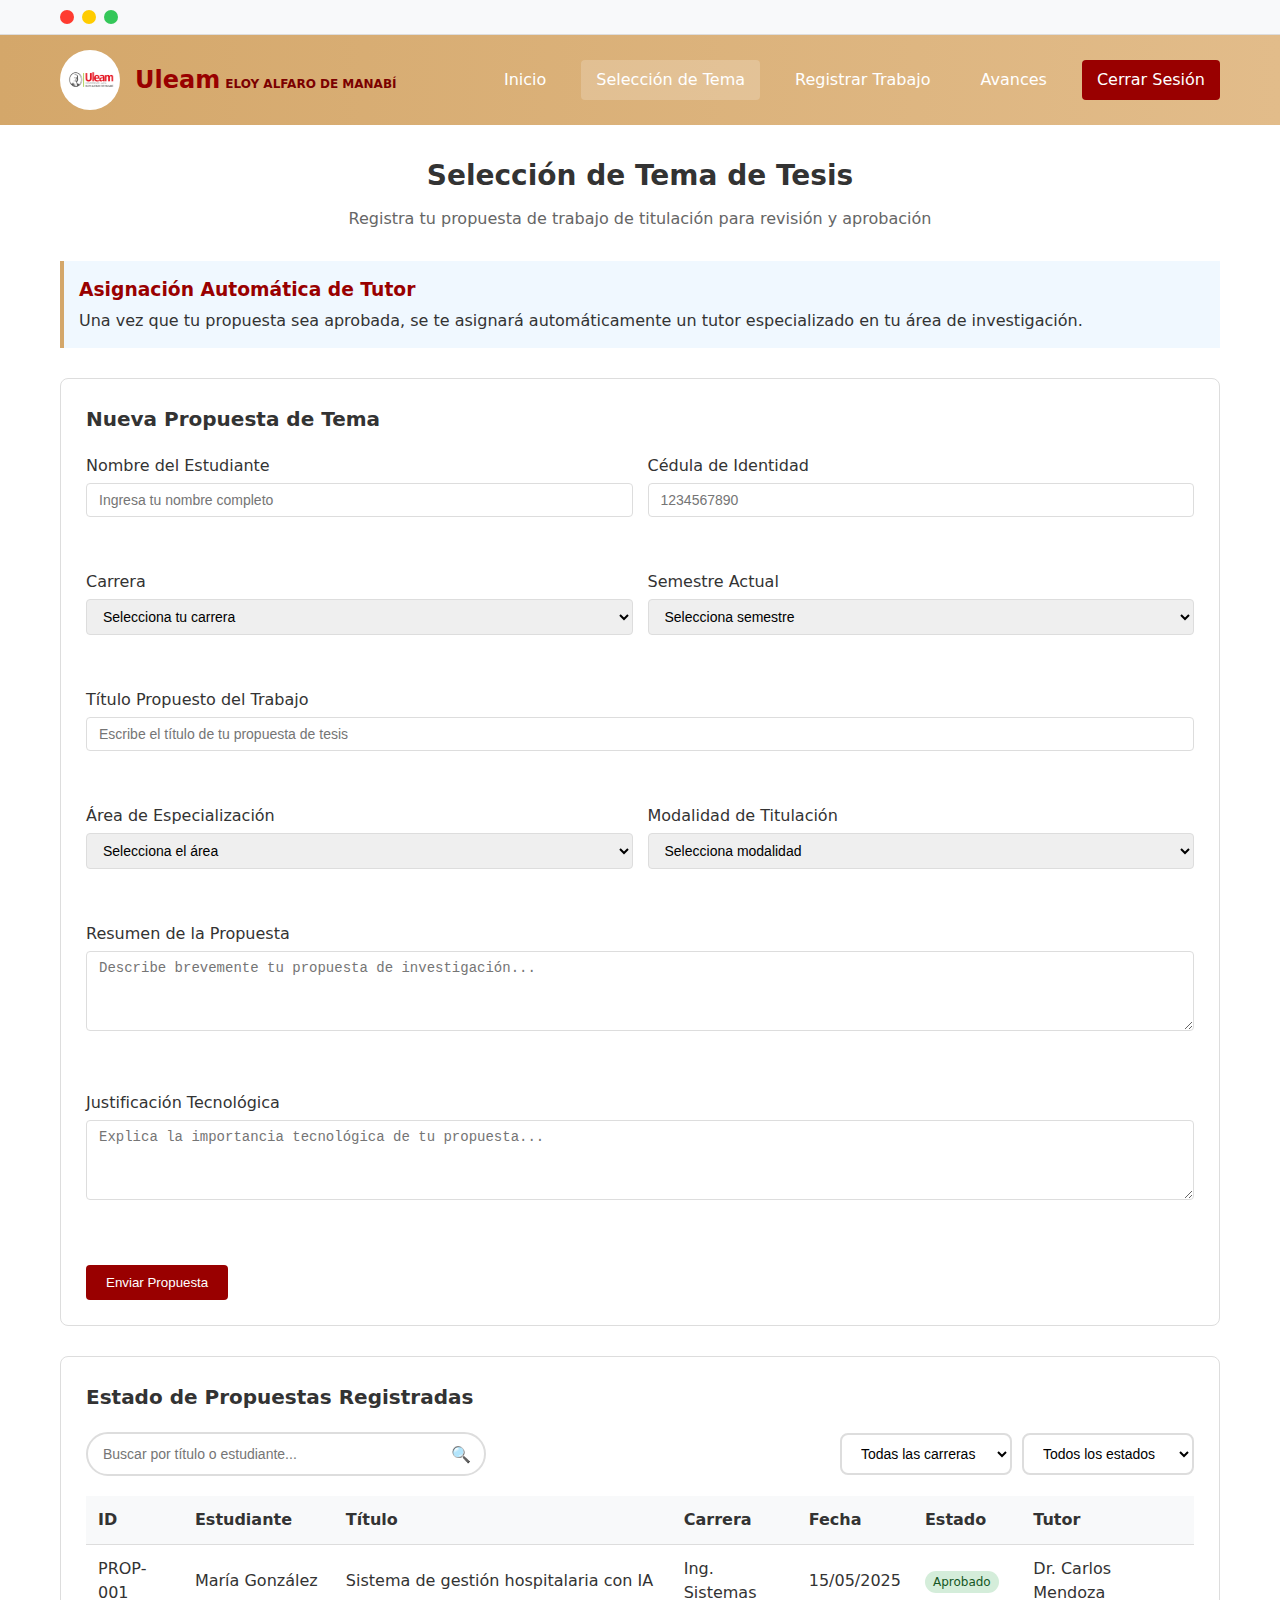
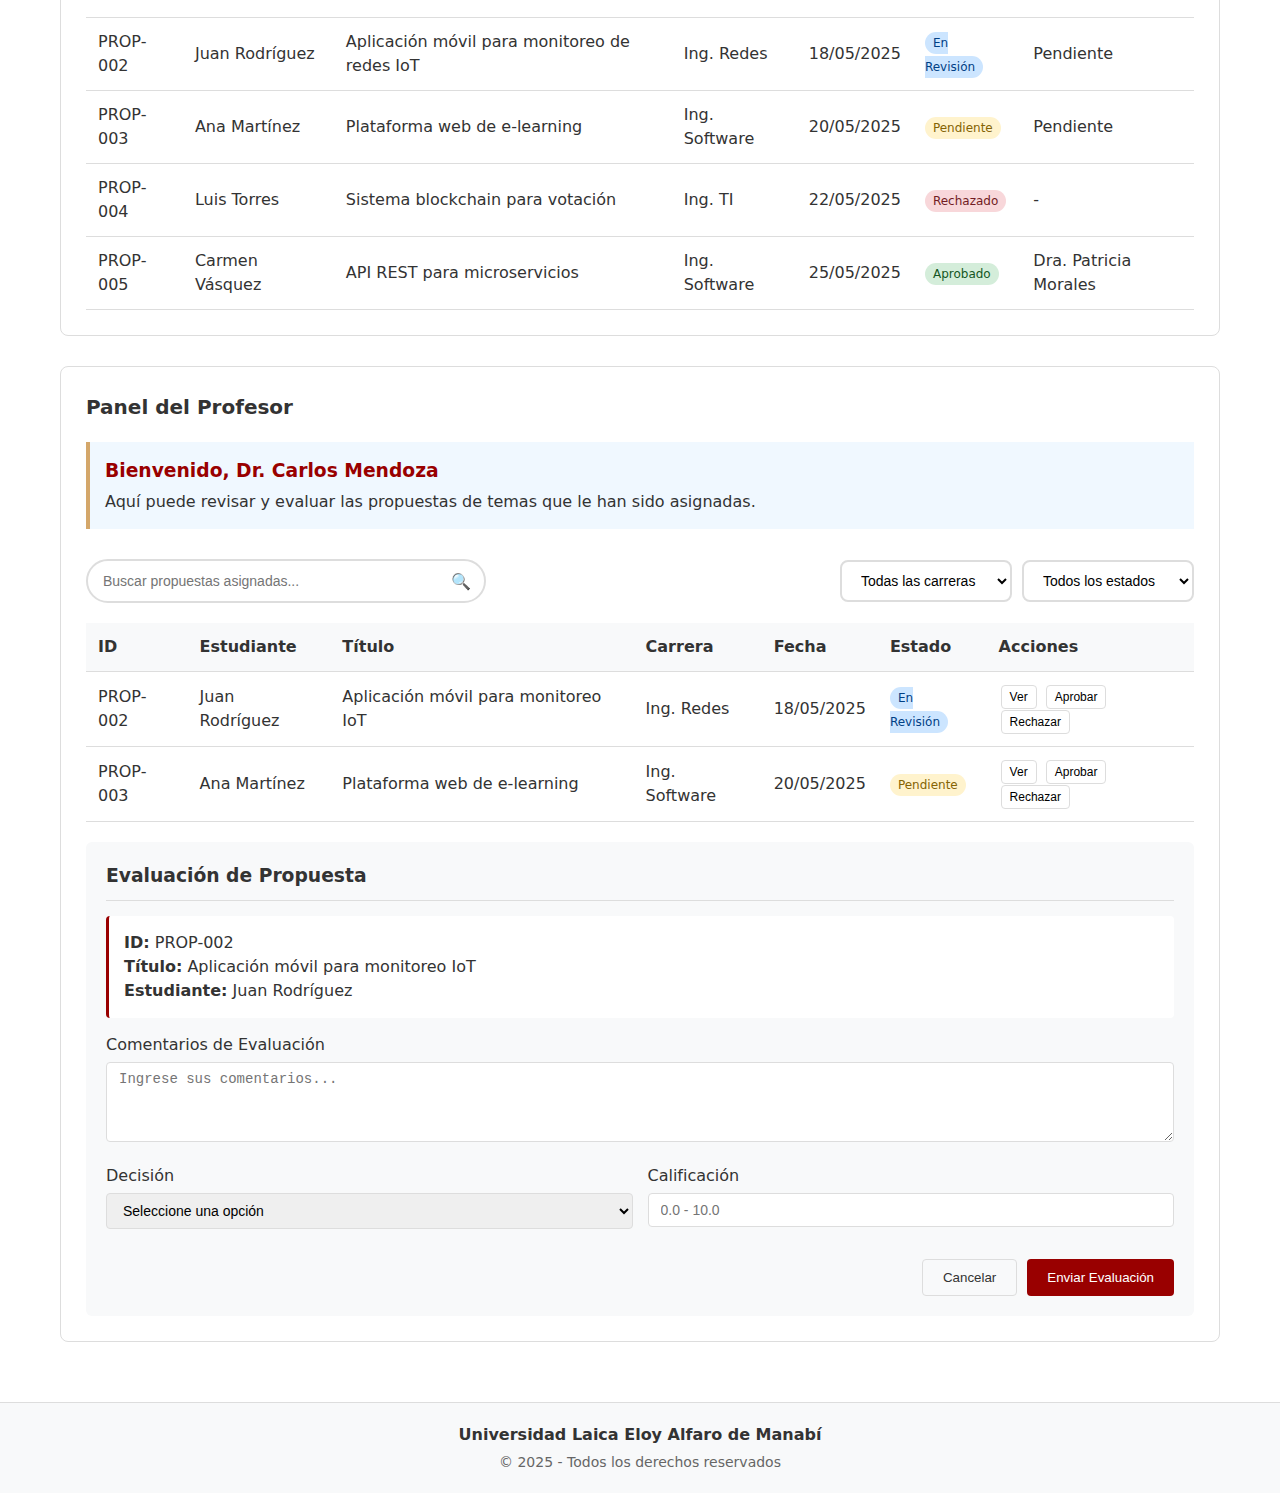
<file: interfaces/selecciontema.html>
<!DOCTYPE html>
<html lang="es">
<head>
    <meta charset="UTF-8">
    <meta name="viewport" content="width=device-width, initial-scale=1.0">
    <title>Selección de Tema - Sistema de Registro y Control de Trabajos de Titulación</title>
    <link rel="stylesheet" href="../css/selecciontema.css">
</head>
<body>
    <!-- Barra superior -->
    <header class="top-header">
        <div class="container header-container">
            <div class="window-controls">
                <div class="circle red"></div>
                <div class="circle yellow"></div>
                <div class="circle green"></div>
            </div>
        </div>
    </header>

    <!-- Barra de navegación -->
    <nav class="navbar">
        <div class="container nav-container">
            <div class="nav-logo">
                <img src="../Imagenes/Logouleam.png" alt="ULEAM Logo">
                <div class="nav-logo-text">
                    <span class="university-name">Uleam</span>
                    <span class="university-fullname">ELOY ALFARO DE MANABÍ</span>
                </div>
            </div>
            
            <div class="nav-menu">
                <a href="#" class="nav-link">Inicio</a>
                <a href="#" class="nav-link active">Selección de Tema</a>
                <a href="#" class="nav-link">Registrar Trabajo</a>
                <a href="#" class="nav-link">Avances</a>
                <a href="#" class="nav-link logout">Cerrar Sesión</a>
            </div>
        </div>
    </nav>

    <!-- Contenido principal -->
    <main>
        <div class="container">
            <!-- Encabezado de página -->
            <div class="page-header">
                <h1>Selección de Tema de Tesis</h1>
                <p>Registra tu propuesta de trabajo de titulación para revisión y aprobación</p>
            </div>

            <!-- Información importante -->
            <div class="info-banner">
                <h3>Asignación Automática de Tutor</h3>
                <p>Una vez que tu propuesta sea aprobada, se te asignará automáticamente un tutor especializado en tu área de investigación.</p>
            </div>

            <!-- Formulario de propuesta -->
            <section class="card">
                <h2>Nueva Propuesta de Tema</h2>
                
                <form id="propuestaForm">
                    <div class="form-grid">
                        <div class="form-group">
                            <label>Nombre del Estudiante</label>
                            <input type="text" id="nombreEstudiante" placeholder="Ingresa tu nombre completo">
                            <span class="error-message" id="nombreEstudianteError"></span>
                        </div>
                        
                        <div class="form-group">
                            <label>Cédula de Identidad</label>
                            <input type="text" id="cedula" placeholder="1234567890">
                            <span class="error-message" id="cedulaError"></span>
                        </div>
                        
                        <div class="form-group">
                            <label>Carrera</label>
                            <select id="carrera">
                                <option value="">Selecciona tu carrera</option>
                                <option value="sistemas">Ing. Sistemas</option>
                                <option value="ti">Ing. TI</option>
                                <option value="software">Ing. Software</option>
                                <option value="redes">Ing. Redes</option>
                                <option value="ciberseguridad">Ing. Ciberseguridad</option>
                            </select>
                            <span class="error-message" id="carreraError"></span>
                        </div>
                        
                        <div class="form-group">
                            <label>Semestre Actual</label>
                            <select id="semestre">
                                <option value="">Selecciona semestre</option>
                                <option value="8">Octavo Semestre</option>
                                <option value="9">Noveno Semestre</option>
                                <option value="10">Décimo Semestre</option>
                            </select>
                            <span class="error-message" id="semestreError"></span>
                        </div>
                        
                        <div class="form-group full-width">
                            <label>Título Propuesto del Trabajo</label>
                            <input type="text" id="titulo" placeholder="Escribe el título de tu propuesta de tesis">
                            <span class="error-message" id="tituloError"></span>
                        </div>
                        
                        <div class="form-group">
                            <label>Área de Especialización</label>
                            <select id="area">
                                <option value="">Selecciona el área</option>
                                <option value="desarrollo-web">Desarrollo Web</option>
                                <option value="desarrollo-movil">Desarrollo Móvil</option>
                                <option value="ia-ml">Inteligencia Artificial</option>
                                <option value="ciberseguridad">Ciberseguridad</option>
                                <option value="redes">Redes y Comunicaciones</option>
                                <option value="bases-datos">Bases de Datos</option>
                            </select>
                            <span class="error-message" id="areaError"></span>
                        </div>
                        
                        <div class="form-group">
                            <label>Modalidad de Titulación</label>
                            <select id="modalidad">
                                <option value="">Selecciona modalidad</option>
                                <option value="tesis">Tesis de Investigación</option>
                                <option value="proyecto">Proyecto de Desarrollo</option>
                                <option value="sistematizacion">Sistematización de Experiencias</option>
                                <option value="propuesta">Propuesta de Solución</option>
                            </select>
                            <span class="error-message" id="modalidadError"></span>
                        </div>
                        
                        <div class="form-group full-width">
                            <label>Resumen de la Propuesta</label>
                            <textarea id="resumen" placeholder="Describe brevemente tu propuesta de investigación..."></textarea>
                            <span class="error-message" id="resumenError"></span>
                        </div>
                        
                        <div class="form-group full-width">
                            <label>Justificación Tecnológica</label>
                            <textarea id="justificacion" placeholder="Explica la importancia tecnológica de tu propuesta..."></textarea>
                            <span class="error-message" id="justificacionError"></span>
                        </div>
                    </div>
                    
                    <button type="submit" class="btn primary">Enviar Propuesta</button>
                </form>
            </section>

            <!-- Tabla de propuestas con filtros -->
            <section class="card">
                <h2>Estado de Propuestas Registradas</h2>
                
                <!-- Filtros de búsqueda -->
                <div class="filters-container">
                    <div class="search-box">
                        <input type="text" placeholder="Buscar por título o estudiante..." class="search-input">
                        <button class="search-btn">🔍</button>
                    </div>
                    <div class="filter-options">
                        <select class="filter-select">
                            <option value="">Todas las carreras</option>
                            <option value="sistemas">Ing. Sistemas</option>
                            <option value="ti">Ing. TI</option>
                            <option value="software">Ing. Software</option>
                            <option value="redes">Ing. Redes</option>
                            <option value="ciberseguridad">Ing. Ciberseguridad</option>
                        </select>
                        <select class="filter-select">
                            <option value="">Todos los estados</option>
                            <option value="aprobado">Aprobado</option>
                            <option value="revision">En Revisión</option>
                            <option value="pendiente">Pendiente</option>
                            <option value="rechazado">Rechazado</option>
                        </select>
                    </div>
                </div>
                
                <div class="table-container">
                    <table>
                        <thead>
                            <tr>
                                <th>ID</th>
                                <th>Estudiante</th>
                                <th>Título</th>
                                <th>Carrera</th>
                                <th>Fecha</th>
                                <th>Estado</th>
                                <th>Tutor</th>
                            </tr>
                        </thead>
                        <tbody>
                            <tr>
                                <td>PROP-001</td>
                                <td>María González</td>
                                <td>Sistema de gestión hospitalaria con IA</td>
                                <td>Ing. Sistemas</td>
                                <td>15/05/2025</td>
                                <td><span class="status approved">Aprobado</span></td>
                                <td>Dr. Carlos Mendoza</td>
                            </tr>
                            <tr>
                                <td>PROP-002</td>
                                <td>Juan Rodríguez</td>
                                <td>Aplicación móvil para monitoreo de redes IoT</td>
                                <td>Ing. Redes</td>
                                <td>18/05/2025</td>
                                <td><span class="status reviewing">En Revisión</span></td>
                                <td>Pendiente</td>
                            </tr>
                            <tr>
                                <td>PROP-003</td>
                                <td>Ana Martínez</td>
                                <td>Plataforma web de e-learning</td>
                                <td>Ing. Software</td>
                                <td>20/05/2025</td>
                                <td><span class="status pending">Pendiente</span></td>
                                <td>Pendiente</td>
                            </tr>
                            <tr>
                                <td>PROP-004</td>
                                <td>Luis Torres</td>
                                <td>Sistema blockchain para votación</td>
                                <td>Ing. TI</td>
                                <td>22/05/2025</td>
                                <td><span class="status rejected">Rechazado</span></td>
                                <td>-</td>
                            </tr>
                            <tr>
                                <td>PROP-005</td>
                                <td>Carmen Vásquez</td>
                                <td>API REST para microservicios</td>
                                <td>Ing. Software</td>
                                <td>25/05/2025</td>
                                <td><span class="status approved">Aprobado</span></td>
                                <td>Dra. Patricia Morales</td>
                            </tr>
                        </tbody>
                    </table>
                </div>
            </section>

            <!-- Sección para profesores -->
            <section class="card">
                <h2>Panel del Profesor</h2>
                
                <div class="info-banner">
                    <h3>Bienvenido, Dr. Carlos Mendoza</h3>
                    <p>Aquí puede revisar y evaluar las propuestas de temas que le han sido asignadas.</p>
                </div>
                
                <!-- Filtros para profesores -->
                <div class="filters-container">
                    <div class="search-box">
                        <input type="text" placeholder="Buscar propuestas asignadas..." class="search-input">
                        <button class="search-btn">🔍</button>
                    </div>
                    <div class="filter-options">
                        <select class="filter-select">
                            <option value="">Todas las carreras</option>
                            <option value="sistemas">Ing. Sistemas</option>
                            <option value="ti">Ing. TI</option>
                            <option value="software">Ing. Software</option>
                            <option value="redes">Ing. Redes</option>
                            <option value="ciberseguridad">Ing. Ciberseguridad</option>
                        </select>
                        <select class="filter-select">
                            <option value="">Todos los estados</option>
                            <option value="revision">En Revisión</option>
                            <option value="pendiente">Pendiente</option>
                        </select>
                    </div>
                </div>
                
                <!-- Tabla de propuestas asignadas -->
                <div class="table-container">
                    <table>
                        <thead>
                            <tr>
                                <th>ID</th>
                                <th>Estudiante</th>
                                <th>Título</th>
                                <th>Carrera</th>
                                <th>Fecha</th>
                                <th>Estado</th>
                                <th>Acciones</th>
                            </tr>
                        </thead>
                        <tbody>
                            <tr>
                                <td>PROP-002</td>
                                <td>Juan Rodríguez</td>
                                <td>Aplicación móvil para monitoreo IoT</td>
                                <td>Ing. Redes</td>
                                <td>18/05/2025</td>
                                <td><span class="status reviewing">En Revisión</span></td>
                                <td>
                                    <button class="action-btn">Ver</button>
                                    <button class="action-btn approve">Aprobar</button>
                                    <button class="action-btn reject">Rechazar</button>
                                </td>
                            </tr>
                            <tr>
                                <td>PROP-003</td>
                                <td>Ana Martínez</td>
                                <td>Plataforma web de e-learning</td>
                                <td>Ing. Software</td>
                                <td>20/05/2025</td>
                                <td><span class="status pending">Pendiente</span></td>
                                <td>
                                    <button class="action-btn">Ver</button>
                                    <button class="action-btn approve">Aprobar</button>
                                    <button class="action-btn reject">Rechazar</button>
                                </td>
                            </tr>
                        </tbody>
                    </table>
                </div>
                
                <!-- Formulario de evaluación -->
                <div class="evaluation-form">
                    <h3>Evaluación de Propuesta</h3>
                    <div class="selected-proposal">
                        <p><strong>ID:</strong> PROP-002</p>
                        <p><strong>Título:</strong> Aplicación móvil para monitoreo IoT</p>
                        <p><strong>Estudiante:</strong> Juan Rodríguez</p>
                    </div>
                    
                    <div class="form-group">
                        <label>Comentarios de Evaluación</label>
                        <textarea placeholder="Ingrese sus comentarios..."></textarea>
                    </div>
                    
                    <div class="form-row">
                        <div class="form-group">
                            <label>Decisión</label>
                            <select>
                                <option value="">Seleccione una opción</option>
                                <option value="aprobar">Aprobar Propuesta</option>
                                <option value="rechazar">Rechazar Propuesta</option>
                                <option value="revision">Solicitar Revisión</option>
                            </select>
                        </div>
                        
                        <div class="form-group">
                            <label>Calificación</label>
                            <input type="number" min="0" max="10" step="0.1" placeholder="0.0 - 10.0">
                        </div>
                    </div>
                    
                    <div class="form-actions">
                        <button type="button" class="btn secondary">Cancelar</button>
                        <button type="submit" class="btn primary">Enviar Evaluación</button>
                    </div>
                </div>
            </section>
        </div>
    </main>

    <!-- Pie de página -->
    <footer>
        <div class="container">
            <p>Universidad Laica Eloy Alfaro de Manabí</p>
            <p>© 2025 - Todos los derechos reservados</p>
        </div>
    </footer>
   <script src="../js/navegacion.js"></script>
   <script>
        // Validación del formulario de propuesta
        document.addEventListener('DOMContentLoaded', function() {
            const propuestaForm = document.getElementById('propuestaForm');
            
            propuestaForm.addEventListener('submit', function(e) {
                e.preventDefault();
                
                // Limpiar mensajes de error previos
                const errorMessages = document.querySelectorAll('.error-message');
                errorMessages.forEach(message => {
                    message.textContent = '';
                });
                
                // Obtener valores de los campos
                const nombreEstudiante = document.getElementById('nombreEstudiante').value.trim();
                const cedula = document.getElementById('cedula').value.trim();
                const carrera = document.getElementById('carrera').value;
                const semestre = document.getElementById('semestre').value;
                const titulo = document.getElementById('titulo').value.trim();
                const area = document.getElementById('area').value;
                const modalidad = document.getElementById('modalidad').value;
                const resumen = document.getElementById('resumen').value.trim();
                const justificacion = document.getElementById('justificacion').value.trim();
                
                // Validar campos requeridos
                let hasError = false;
                
                if (!nombreEstudiante) {
                    document.getElementById('nombreEstudianteError').textContent = 'Debe ingresar el nombre del estudiante';
                    hasError = true;
                }
                
                if (!cedula) {
                    document.getElementById('cedulaError').textContent = 'Debe ingresar la cédula de identidad';
                    hasError = true;
                }
                
                if (!carrera) {
                    document.getElementById('carreraError').textContent = 'Debe seleccionar una carrera';
                    hasError = true;
                }
                
                if (!semestre) {
                    document.getElementById('semestreError').textContent = 'Debe seleccionar el semestre actual';
                    hasError = true;
                }
                
                if (!titulo) {
                    document.getElementById('tituloError').textContent = 'Debe ingresar el título propuesto del trabajo';
                    hasError = true;
                }
                
                if (!area) {
                    document.getElementById('areaError').textContent = 'Debe seleccionar el área de especialización';
                    hasError = true;
                }
                
                if (!modalidad) {
                    document.getElementById('modalidadError').textContent = 'Debe seleccionar la modalidad de titulación';
                    hasError = true;
                }
                
                if (!resumen) {
                    document.getElementById('resumenError').textContent = 'Debe ingresar el resumen de la propuesta';
                    hasError = true;
                }
                
                if (!justificacion) {
                    document.getElementById('justificacionError').textContent = 'Debe ingresar la justificación tecnológica';
                    hasError = true;
                }
                
                // Si no hay errores, enviar el formulario
                if (!hasError) {
                    alert('Propuesta enviada exitosamente. Será revisada por el comité académico.');

                    propuestaForm.reset();
                }
            });
        });
   </script>
</body>
</html>
</file>
<file: estilo.css>
/* Estilos base */
* {
  margin: 0;
  padding: 0;
  box-sizing: border-box;
}

:root {
  --primary-color: #990000;
  --secondary-color: #d4a76a;
  --accent-color: #0066cc;
  --text-color: #333333;
  --light-text: #666666;
  --background-color: #ffffff;
  --light-background: #f8f9fa;
  --border-color: #e0e0e0;
  --shadow-color: rgba(0, 0, 0, 0.1);
  --success-color: #28a745;
  --warning-color: #ffc107;
  --danger-color: #dc3545;
}

body {
  font-family: -apple-system, BlinkMacSystemFont, "Segoe UI", "Roboto", "Oxygen", "Ubuntu", "Cantarell", "Fira Sans",
    "Droid Sans", "Helvetica Neue", sans-serif;
  background-color: var(--background-color);
  color: var(--text-color);
  line-height: 1.6;
  -webkit-font-smoothing: antialiased;
  -moz-osx-font-smoothing: grayscale;
}

.container {
  width: 100%;
  max-width: 1200px;
  margin: 0 auto;
  padding: 0 20px;
}

/* Barra superior */
.top-header {
  background-color: #f8f9fa;
  border-bottom: 1px solid var(--border-color);
  padding: 10px 0;
  box-shadow: 0 2px 4px rgba(0, 0, 0, 0.05);
}

.header-container {
  display: flex;
  align-items: center;
  justify-content: flex-start;
}

.window-controls {
  display: flex;
  gap: 8px;
}

.circle {
  width: 14px;
  height: 14px;
  border-radius: 50%;
  transition: all 0.2s ease;
}

.circle:hover {
  transform: scale(1.1);
}

.red {
  background-color: #ff3b30;
  box-shadow: 0 0 0 1px rgba(255, 59, 48, 0.2);
}

.yellow {
  background-color: #ffcc00;
  box-shadow: 0 0 0 1px rgba(255, 204, 0, 0.2);
}

.green {
  background-color: #34c759;
  box-shadow: 0 0 0 1px rgba(52, 199, 89, 0.2);
}

/* Barra de navegación */
.navbar {
  background: linear-gradient(to right, #d4a76a, #e2bc8a);
  padding: 15px 0;
  box-shadow: 0 4px 6px rgba(0, 0, 0, 0.1);
}

.nav-container {
  display: flex;
  align-items: center;
  justify-content: space-between;
}

.nav-logo {
  display: flex;
  align-items: center;
  gap: 15px;
}

.nav-logo img {
  width: 60px;
  height: 60px;
  object-fit: contain;
  border-radius: 50%;
  background-color: white;
  padding: 5px;
  box-shadow: 0 2px 4px rgba(0, 0, 0, 0.1);
}

.nav-logo-text {
  display: flex;
  flex-direction: column;
}

.university-name {
  color: var(--primary-color);
  font-weight: 700;
  font-size: 24px;
  line-height: 1.2;
}

.university-fullname {
  color: #7b0000;
  font-weight: 600;
  font-size: 12px;
  letter-spacing: 0.5px;
}

/* Opciones de autenticación */
.auth-options {
  display: flex;
  gap: 15px;
  align-items: center;
}

.auth-link {
  text-decoration: none;
  font-weight: 600;
  font-size: 15px;
  transition: all 0.3s ease;
  padding: 10px 20px;
  border-radius: 25px;
  border: 2px solid transparent;
}

.login {
  color: white;
  background-color: rgba(255, 255, 255, 0.2);
  border: 2px solid rgba(255, 255, 255, 0.3);
  backdrop-filter: blur(10px);
}

.login:hover {
  background-color: rgba(255, 255, 255, 0.3);
  border-color: rgba(255, 255, 255, 0.5);
  transform: translateY(-2px);
  box-shadow: 0 5px 15px rgba(0, 0, 0, 0.2);
}

.register {
  color: var(--primary-color);
  background-color: white;
  border: 2px solid white;
  font-weight: 700;
}

.register:hover {
  background-color: var(--primary-color);
  color: white;
  transform: translateY(-2px);
  box-shadow: 0 5px 15px rgba(0, 0, 0, 0.2);
}

/* Contenido principal */
main {
  min-height: calc(100vh - 200px);
}

/* Hero Section Mejorada */
.hero-section {
  padding: 80px 0 60px;
  background: linear-gradient(135deg, #f8f9fa 0%, #ffffff 100%);
}

.hero-container {
  display: flex;
  justify-content: space-between;
  align-items: center;
  gap: 50px;
}

.welcome-text {
  max-width: 600px;
}

.welcome-text h1 {
  font-size: 42px;
  font-weight: 700;
  margin-bottom: 20px;
  line-height: 1.2;
  color: #222;
}

.subtitle {
  font-size: 20px;
  color: var(--light-text);
  margin-bottom: 40px;
  line-height: 1.5;
}

.hero-actions {
  display: flex;
  gap: 20px;
  flex-wrap: wrap;
}

.cta-button {
  text-decoration: none;
  font-weight: 600;
  font-size: 16px;
  padding: 15px 30px;
  border-radius: 30px;
  transition: all 0.3s ease;
  display: inline-block;
  text-align: center;
}

.cta-button.primary {
  background-color: var(--primary-color);
  color: white;
  box-shadow: 0 5px 15px rgba(153, 0, 0, 0.3);
}

.cta-button.primary:hover {
  background-color: #7b0000;
  transform: translateY(-3px);
  box-shadow: 0 8px 25px rgba(153, 0, 0, 0.4);
}

.cta-button.secondary {
  background-color: transparent;
  color: var(--primary-color);
  border: 2px solid var(--primary-color);
}

.cta-button.secondary:hover {
  background-color: var(--primary-color);
  color: white;
  transform: translateY(-3px);
}

.cta-button.large {
  font-size: 18px;
  padding: 18px 40px;
}

.illustration-container {
  flex-shrink: 0;
}

.illustration {
  width: 400px;
  height: auto;
  max-height: 400px;
  object-fit: contain;
  filter: drop-shadow(0 15px 25px rgba(0, 0, 0, 0.1));
}

/* Títulos de sección */
.section-title {
  text-align: center;
  font-size: 32px;
  font-weight: 700;
  margin-bottom: 50px;
  color: var(--text-color);
}

/* Proceso de Titulación */
.process-section {
  padding: 80px 0;
  background-color: var(--light-background);
}

.process-timeline {
  display: grid;
  grid-template-columns: repeat(auto-fit, minmax(250px, 1fr));
  gap: 30px;
  max-width: 1000px;
  margin: 0 auto;
}

.process-step {
  background-color: white;
  border-radius: 15px;
  padding: 30px;
  text-align: center;
  box-shadow: 0 10px 30px rgba(0, 0, 0, 0.08);
  transition: all 0.3s ease;
  position: relative;
}

.process-step:hover {
  transform: translateY(-5px);
  box-shadow: 0 20px 40px rgba(0, 0, 0, 0.12);
}

.step-number {
  width: 60px;
  height: 60px;
  background-color: var(--primary-color);
  color: white;
  border-radius: 50%;
  display: flex;
  align-items: center;
  justify-content: center;
  font-size: 24px;
  font-weight: 700;
  margin: 0 auto 20px;
}

.step-content h3 {
  font-size: 20px;
  font-weight: 600;
  margin-bottom: 15px;
  color: var(--text-color);
}

.step-content p {
  color: var(--light-text);
  line-height: 1.6;
}

/* Separador */
.divider {
  height: 1px;
  background: linear-gradient(to right, transparent, var(--border-color), transparent);
  margin: 0 auto;
}

/* Pie de página */
footer {
  background-color: #f8f9fa;
  padding: 30px 0;
  text-align: center;
  border-top: 1px solid var(--border-color);
}

.footer-text {
  font-size: 18px;
  font-weight: 600;
  color: var(--text-color);
  margin-bottom: 10px;
}

.copyright {
  font-size: 14px;
  color: var(--light-text);
}

/* Responsive */
@media (max-width: 992px) {
  .hero-container {
    flex-direction: column;
    text-align: center;
    gap: 40px;
  }

  .welcome-text {
    max-width: 100%;
  }

  .welcome-text h1 {
    font-size: 36px;
  }

  .illustration {
    width: 350px;
  }

  .process-timeline {
    grid-template-columns: repeat(auto-fit, minmax(200px, 1fr));
  }
}

@media (max-width: 768px) {
  .nav-container {
    flex-direction: column;
    gap: 15px;
  }

  .auth-options {
    width: 100%;
    justify-content: center;
  }

  .hero-section {
    padding: 60px 0 40px;
  }

  .welcome-text h1 {
    font-size: 32px;
  }

  .subtitle {
    font-size: 18px;
  }

  .illustration {
    width: 300px;
  }

  .section-title {
    font-size: 28px;
  }

  .process-timeline {
    grid-template-columns: 1fr;
  }
}

@media (max-width: 576px) {
  .auth-options {
    flex-direction: column;
    gap: 10px;
  }

  .auth-link {
    width: 200px;
    text-align: center;
  }

  .hero-actions {
    flex-direction: column;
    align-items: center;
  }

  .cta-button {
    width: 100%;
    max-width: 300px;
  }

  .welcome-text h1 {
    font-size: 28px;
  }

  .illustration {
    width: 250px;
  }
}

/* Smooth scrolling */
html {
  scroll-behavior: smooth;
}

/* Animaciones adicionales */
@keyframes fadeInUp {
  from {
    opacity: 0;
    transform: translateY(30px);
  }
  to {
    opacity: 1;
    transform: translateY(0);
  }
}

.process-step {
  animation: fadeInUp 0.6s ease-out;
}
</file>
<file: css/iniciarsesion.css>
* {
  margin: 0;
  padding: 0;
  box-sizing: border-box;
}

:root {
  --primary: #990000; 
  --secondary: #d4a76a; 
  --text: #333; 
  --light-text: #777; 
  --border: #ddd; 
  --bg: #f5f5f5;
  --status: #888; 
  --error: #dc3545; 
}

body {
  font-family: system-ui, -apple-system, sans-serif;
  color: var(--text);
  line-height: 1.5;
  background: #fff;
  min-height: 100vh;
  display: flex;
  flex-direction: column;
}

.container {
  max-width: 1200px;
  margin: 0 auto;
  padding: 0 20px;
}

/* Header */
.top-header {
  background: var(--bg);
  border-bottom: 1px solid var(--border);
  padding: 10px 0;
}

.header-container {
  display: flex;
  align-items: center;
}

.window-controls {
  display: flex;
  gap: 8px;
}

.circle {
  width: 14px;
  height: 14px;
  border-radius: 50%;
}

.red {
  background: #ff3b30;
}
.yellow {
  background: #ffcc00;
}
.green {
  background: #34c759;
}

/* Navegación - Restaurada al gradiente original */
.navbar {
  background: linear-gradient(to right, var(--secondary), #e2bc8a);
  padding: 15px 0;
}

.nav-container {
  display: flex;
  align-items: center;
  justify-content: space-between;
}

.nav-logo {
  display: flex;
  align-items: center;
  gap: 15px;
}

.nav-logo img {
  width: 60px;
  height: 60px;
  border-radius: 50%;
  background: white;
  padding: 5px;
}

.university-name {
  color: var(--primary);
  font-weight: 700;
  font-size: 24px;
}

.university-fullname {
  color: #7b0000;
  font-weight: 600;
  font-size: 12px;
}

/* Contenido principal */
main {
  flex: 1;
  padding: 40px 0;
  display: flex;
  align-items: center;
}

/* Estilos específicos para el login */
.login-container {
  width: 100%;
  max-width: 450px;
  margin: 0 auto;
}

.login-card {
  background: white;
  border-radius: 10px;
  box-shadow: 0 5px 20px rgba(0, 0, 0, 0.1);
  padding: 30px;
}

.login-header {
  text-align: center;
  margin-bottom: 25px;
}

.login-header h2 {
  font-size: 24px;
  margin-bottom: 10px;
  color: var(--primary);
}

.login-header p {
  color: var(--light-text);
}

.login-form {
  margin-bottom: 20px;
}

.form-group {
  margin-bottom: 20px;
}

.form-group label {
  display: block;
  margin-bottom: 6px;
  font-weight: 500;
}

.form-group input {
  width: 100%;
  padding: 12px 15px;
  border: 1px solid var(--border);
  border-radius: 6px;
  font-size: 15px;
  transition: all 0.3s ease;
}

.form-group input:focus {
  outline: none;
  border-color: var(--secondary);
  box-shadow: 0 0 0 3px rgba(212, 167, 106, 0.1);
}

/* Contenedor para el input de contraseña con botón de mostrar/ocultar */
.password-input-container {
  position: relative;
}

.toggle-password {
  position: absolute;
  right: 12px;
  top: 50%;
  transform: translateY(-50%);
  background: none;
  border: none;
  cursor: pointer;
  font-size: 16px;
  color: var(--light-text);
}

/* Mensaje de error */
.error-message {
  display: block;
  color: var(--error);
  font-size: 13px;
  margin-top: 5px;
  min-height: 18px;
}

/* Opciones del formulario */
.form-options {
  display: flex;
  justify-content: space-between;
  align-items: center;
  margin-bottom: 20px;
}

.checkbox-container {
  display: flex;
  align-items: center;
  gap: 6px;
}

.checkbox-container input {
  width: 16px;
  height: 16px;
}

.forgot-password {
  color: var(--primary);
  text-decoration: none;
  font-size: 14px;
}

.forgot-password:hover {
  text-decoration: underline;
}

/* Botón de inicio de sesión */
.login-btn {
  width: 100%;
  padding: 12px;
  border: none;
  border-radius: 6px;
  font-size: 16px;
  font-weight: 600;
  cursor: pointer;
  transition: all 0.3s ease;
  background: var(--primary);
  color: white;
}

.login-btn:hover {
  background: #7b0000;
}

/* Footer del login */
.login-footer {
  text-align: center;
  margin-top: 20px;
  padding-top: 20px;
  border-top: 1px solid var(--border);
}

.login-footer p {
  font-size: 14px;
  color: var(--light-text);
}

.login-footer a {
  color: var(--primary);
  text-decoration: none;
  font-weight: 500;
}

.login-footer a:hover {
  text-decoration: underline;
}

/* Pie de página */
footer {
  background: var(--bg);
  padding: 20px 0;
  text-align: center;
  border-top: 1px solid var(--border);
}

footer p:first-child {
  font-weight: 600;
  margin-bottom: 5px;
}

footer p:last-child {
  color: var(--light-text);
  font-size: 14px;
}

/* Responsive */
@media (max-width: 576px) {
  .login-card {
    padding: 20px;
  }

  .form-options {
    flex-direction: column;
    align-items: flex-start;
    gap: 10px;
  }

  .forgot-password {
    margin-left: 22px;
  }
}
</file>
<file: css/interfazprincipal.css>
/* Estilos base */
* {
  margin: 0;
  padding: 0;
  box-sizing: border-box;
}

:root {
  --primary-color: #990000;
  --secondary-color: #d4a76a;
  --accent-color: #0066cc;
  --text-color: #333333;
  --light-text: #666666;
  --background-color: #ffffff;
  --light-background: #f8f9fa;
  --border-color: #e0e0e0;
  --shadow-color: rgba(0, 0, 0, 0.1);
  --success-color: #28a745;
  --warning-color: #ffc107;
  --danger-color: #dc3545;
}

body {
  font-family: -apple-system, BlinkMacSystemFont, "Segoe UI", "Roboto", "Oxygen", "Ubuntu", "Cantarell", "Fira Sans",
    "Droid Sans", "Helvetica Neue", sans-serif;
  background-color: var(--background-color);
  color: var(--text-color);
  line-height: 1.6;
  -webkit-font-smoothing: antialiased;
  -moz-osx-font-smoothing: grayscale;
}

.container {
  width: 100%;
  max-width: 1200px;
  margin: 0 auto;
  padding: 0 20px;
}

/* Barra superior */
.top-header {
  background-color: #f8f9fa;
  border-bottom: 1px solid var(--border-color);
  padding: 10px 0;
  box-shadow: 0 2px 4px rgba(0, 0, 0, 0.05);
}

.header-container {
  display: flex;
  align-items: center;
  justify-content: space-between;
}

.window-controls {
  display: flex;
  gap: 8px;
}

.circle {
  width: 14px;
  height: 14px;
  border-radius: 50%;
  transition: all 0.2s ease;
}

.circle:hover {
  transform: scale(1.1);
}

.red {
  background-color: #ff3b30;
  box-shadow: 0 0 0 1px rgba(255, 59, 48, 0.2);
}

.yellow {
  background-color: #ffcc00;
  box-shadow: 0 0 0 1px rgba(255, 204, 0, 0.2);
}

.green {
  background-color: #34c759;
  box-shadow: 0 0 0 1px rgba(52, 199, 89, 0.2);
}

.logo-container {
  display: flex;
  align-items: center;
}

.logo-text {
  color: var(--primary-color);
  font-weight: 700;
  font-size: 20px;
  margin-left: 10px;
  letter-spacing: 1px;
}

.user-info {
  display: flex;
  align-items: center;
}

.welcome-user {
  color: var(--text-color);
  font-weight: 500;
  font-size: 14px;
}

/* Barra de navegación */
.navbar {
  background: linear-gradient(to right, #d4a76a, #e2bc8a);
  padding: 15px 0;
  box-shadow: 0 4px 6px rgba(0, 0, 0, 0.1);
}

.nav-container {
  display: flex;
  align-items: center;
  justify-content: space-between;
}

.nav-logo {
  display: flex;
  align-items: center;
  gap: 15px;
}

.nav-logo img {
  width: 60px;
  height: 60px;
  object-fit: contain;
  border-radius: 50%;
  background-color: white;
  padding: 5px;
  box-shadow: 0 2px 4px rgba(0, 0, 0, 0.1);
}

.nav-logo-text {
  display: flex;
  flex-direction: column;
}

.university-name {
  color: var(--primary-color);
  font-weight: 700;
  font-size: 24px;
  line-height: 1.2;
}

.university-fullname {
  color: #7b0000;
  font-weight: 600;
  font-size: 12px;
  letter-spacing: 0.5px;
}

/* Menú de navegación */
.nav-menu {
  display: flex;
  gap: 30px;
  align-items: center;
}

.nav-link {
  text-decoration: none;
  color: white;
  font-weight: 500;
  font-size: 16px;
  padding: 10px 15px;
  border-radius: 5px;
  transition: all 0.3s ease;
  position: relative;
}

.nav-link:hover {
  background-color: rgba(255, 255, 255, 0.2);
  transform: translateY(-2px);
}

.nav-link.active {
  background-color: rgba(255, 255, 255, 0.3);
  font-weight: 600;
}

.nav-link.logout {
  background-color: var(--primary-color);
  color: white;
}

.nav-link.logout:hover {
  background-color: #7b0000;
}

/* Contenido principal */
main {
  min-height: calc(100vh - 200px);
}

.hero-section {
  padding: 60px 0 40px;
}

.hero-container {
  display: flex;
  justify-content: space-between;
  align-items: center;
  gap: 40px;
}

.welcome-text {
  max-width: 600px;
}

.welcome-text h1 {
  font-size: 36px;
  font-weight: 700;
  margin-bottom: 20px;
  line-height: 1.2;
  color: #222;
}

.subtitle {
  font-size: 18px;
  color: var(--light-text);
  margin-bottom: 30px;
}

.illustration-container {
  flex-shrink: 0;
}

.illustration {
  width: 350px;
  height: auto;
  max-height: 350px;
  object-fit: contain;
  filter: drop-shadow(0 10px 15px rgba(0, 0, 0, 0.1));
}

/* Estadísticas */
.stats-section {
  padding: 40px 0;
  background-color: var(--light-background);
}

.stats-title {
  text-align: center;
  font-size: 28px;
  font-weight: 600;
  margin-bottom: 40px;
  color: var(--text-color);
}

.stats-container {
  display: flex;
  justify-content: center;
  gap: 40px;
  flex-wrap: wrap;
}

.stat-box {
  background-color: white;
  border-radius: 15px;
  padding: 30px 25px;
  text-align: center;
  width: 250px;
  box-shadow: 0 10px 25px rgba(0, 0, 0, 0.08);
  transition: all 0.3s ease;
  border-top: 4px solid var(--primary-color);
}

.stat-box:hover {
  transform: translateY(-8px);
  box-shadow: 0 20px 40px rgba(0, 0, 0, 0.15);
}

.stat-box:nth-child(1) {
  border-top-color: var(--primary-color);
}

.stat-box:nth-child(2) {
  border-top-color: var(--warning-color);
}

.stat-box:nth-child(3) {
  border-top-color: var(--success-color);
}

.stat-number {
  font-size: 48px;
  font-weight: 700;
  margin-bottom: 10px;
  color: var(--primary-color);
}

.stat-box:nth-child(2) .stat-number {
  color: var(--warning-color);
}

.stat-box:nth-child(3) .stat-number {
  color: var(--success-color);
}

.stat-label {
  font-size: 18px;
  font-weight: 600;
  color: var(--text-color);
  margin-bottom: 8px;
}

.stat-description {
  font-size: 14px;
  color: var(--light-text);
  line-height: 1.4;
}

/* Separador */
.divider {
  height: 1px;
  background: linear-gradient(to right, transparent, var(--border-color), transparent);
  margin: 0 auto;
}

/* Pie de página */
footer {
  background-color: #f8f9fa;
  padding: 30px 0;
  text-align: center;
  border-top: 1px solid var(--border-color);
}

.footer-text {
  font-size: 18px;
  font-weight: 600;
  color: var(--text-color);
  margin-bottom: 10px;
}

.copyright {
  font-size: 14px;
  color: var(--light-text);
}

/* Responsive */
@media (max-width: 992px) {
  .hero-container {
    flex-direction: column;
    text-align: center;
  }

  .welcome-text {
    max-width: 100%;
  }

  .nav-menu {
    gap: 15px;
  }

  .nav-link {
    font-size: 14px;
    padding: 8px 12px;
  }

  .stats-container {
    gap: 20px;
  }
}

@media (max-width: 768px) {
  .nav-container {
    flex-direction: column;
    gap: 20px;
  }

  .nav-menu {
    flex-wrap: wrap;
    justify-content: center;
    gap: 10px;
  }

  .hero-section {
    padding: 40px 0 30px;
  }

  .welcome-text h1 {
    font-size: 28px;
  }

  .illustration {
    width: 280px;
  }

  .stats-container {
    flex-direction: column;
    align-items: center;
    gap: 20px;
  }

  .stat-box {
    width: 100%;
    max-width: 300px;
  }
}

@media (max-width: 576px) {
  .nav-menu {
    flex-direction: column;
    width: 100%;
    gap: 5px;
  }

  .nav-link {
    width: 100%;
    text-align: center;
  }

  .stat-box {
    width: 100%;
    max-width: 100%;
  }
}
</file>
<file: css/avances.css>
/* Reset y variables - Paleta reducida */
* {
  margin: 0;
  padding: 0;
  box-sizing: border-box;
}

:root {
  --primary: #990000; /* Color principal (rojo ULEAM) */
  --secondary: #d4a76a; /* Restaurado para la barra de búsqueda */
  --text: #333; /* Texto principal */
  --light-text: #777; /* Texto secundario */
  --border: #ddd; /* Bordes */
  --bg: #f5f5f5; /* Fondo claro */
  --status: #888; /* Color base para estados */
}

body {
  font-family: system-ui, -apple-system, sans-serif;
  color: var(--text);
  line-height: 1.5;
  background: #fff;
}

.container {
  max-width: 1200px;
  margin: 0 auto;
  padding: 0 20px;
}

/* Header */
.top-header {
  background: var(--bg);
  border-bottom: 1px solid var(--border);
  padding: 10px 0;
}

.header-container {
  display: flex;
  align-items: center;
}

.window-controls {
  display: flex;
  gap: 8px;
}

.circle {
  width: 14px;
  height: 14px;
  border-radius: 50%;
}

.red {
  background: #ff3b30;
}
.yellow {
  background: #ffcc00;
}
.green {
  background: #34c759;
}

/* Navegación - Restaurada al gradiente original */
.navbar {
  background: linear-gradient(to right, var(--secondary), #e2bc8a);
  padding: 15px 0;
}

.nav-container {
  display: flex;
  align-items: center;
  justify-content: space-between;
}

.nav-logo {
  display: flex;
  align-items: center;
  gap: 15px;
}

.nav-logo img {
  width: 60px;
  height: 60px;
  border-radius: 50%;
  background: white;
  padding: 5px;
}

.university-name {
  color: var(--primary);
  font-weight: 700;
  font-size: 24px;
}

.university-fullname {
  color: #7b0000;
  font-weight: 600;
  font-size: 12px;
}

.nav-menu {
  display: flex;
  gap: 20px;
}

.nav-link {
  color: white;
  text-decoration: none;
  padding: 8px 15px;
  border-radius: 4px;
}

.nav-link:hover,
.nav-link.active {
  background: rgba(255, 255, 255, 0.2);
}

.nav-link.logout {
  background: var(--primary);
}

.nav-link.logout:hover {
  background: #7b0000;
}

/* Contenido principal */
main {
  padding: 30px 0;
}

.card {
  background: white;
  border: 1px solid var(--border);
  border-radius: 8px;
  padding: 25px;
  margin-bottom: 30px;
}

.card h2 {
  margin-bottom: 20px;
  font-size: 20px;
}

/* Timeline simplificado - Sin colores */
.timeline {
  display: flex;
  flex-direction: column;
  gap: 15px;
}

.timeline-item {
  border: 1px solid var(--border);
  border-radius: 6px;
  padding: 15px;
  background: white;
}

.timeline-item.completed {
  border-left: 4px solid var(--status);
}

.timeline-item.current {
  border-left: 4px solid var(--primary);
}

.timeline-item:not(.completed):not(.current) {
  border-left: 4px solid var(--border);
}

.timeline-content h3 {
  font-size: 16px;
  margin-bottom: 5px;
}

.timeline-content p {
  color: var(--light-text);
  font-size: 14px;
  margin-bottom: 8px;
}

.status {
  display: inline-block;
  padding: 4px 8px;
  border-radius: 4px;
  font-size: 12px;
  background: var(--bg);
  color: var(--text);
}

/* Filtros de documentos */
.documents-filter {
  display: flex;
  flex-wrap: wrap;
  gap: 15px;
  margin-bottom: 20px;
  align-items: center;
}

.filter-group {
  display: flex;
  align-items: center;
  gap: 8px;
}

.filter-group label {
  font-size: 14px;
  font-weight: 500;
}

.filter-group select,
.filter-group input {
  padding: 6px 10px;
  border: 1px solid var(--border);
  border-radius: 4px;
  font-size: 14px;
}

.filter-group select:focus,
.filter-group input:focus {
  outline: none;
  border-color: var(--primary);
}

/* BARRA DE BÚSQUEDA RESTAURADA A SU DISEÑO ORIGINAL */
.search-group {
  position: relative;
  margin-left: auto;
}

.search-group input {
  width: 250px;
  padding: 12px 40px 12px 15px;
  border: 2px solid var(--border);
  border-radius: 25px;
  font-size: 14px;
  transition: all 0.3s ease;
}

.search-group input:focus {
  outline: none;
  border-color: var(--secondary);
  box-shadow: 0 0 0 3px rgba(212, 167, 106, 0.1);
}

.search-btn {
  position: absolute;
  right: 15px;
  top: 50%;
  transform: translateY(-50%);
  background: none;
  border: none;
  font-size: 16px;
  cursor: pointer;
}

/* Tabla de documentos - Simplificada */
.table-container {
  overflow-x: auto;
}

.documents-table {
  width: 100%;
  border-collapse: collapse;
  font-size: 14px;
}

.documents-table th,
.documents-table td {
  padding: 10px 12px;
  text-align: left;
  border-bottom: 1px solid var(--border);
}

.documents-table th {
  background: var(--bg);
  font-weight: 600;
}

.documents-table tr:hover {
  background: var(--bg);
}

.doc-name {
  font-weight: 500;
}

/* Estados simplificados - Mismo fondo, solo borde de color */
.status-pill {
  display: inline-block;
  padding: 3px 8px;
  border-radius: 4px;
  font-size: 12px;
  background: var(--bg);
  border-left: 3px solid var(--status);
}

.status-pill.approved {
  border-color: var(--primary);
}

.status-pill.revision,
.status-pill.review {
  border-color: #888;
}

.status-pill.pending {
  border-color: #aaa;
}

.actions-cell {
  white-space: nowrap;
}

.table-action {
  background: none;
  border: none;
  cursor: pointer;
  font-size: 14px;
  padding: 4px;
  margin: 0 2px;
}

.table-action:hover {
  background: var(--bg);
}

/* Footer */
footer {
  background: var(--bg);
  padding: 20px 0;
  text-align: center;
  border-top: 1px solid var(--border);
}

footer p:first-child {
  font-weight: 600;
  margin-bottom: 5px;
}

footer p:last-child {
  color: var(--light-text);
  font-size: 14px;
}

/* Responsive */
@media (max-width: 768px) {
  .nav-container {
    flex-direction: column;
    gap: 15px;
  }

  .nav-menu {
    flex-wrap: wrap;
    justify-content: center;
  }

  .documents-filter {
    flex-direction: column;
    align-items: stretch;
  }

  .search-group {
    margin-left: 0;
  }

  .search-group input {
    width: 100%;
  }
}

@media (max-width: 576px) {
  .nav-menu {
    flex-direction: column;
    width: 100%;
  }

  .nav-link {
    text-align: center;
  }

  .documents-table {
    font-size: 12px;
  }

  .documents-table th,
  .documents-table td {
    padding: 8px 6px;
  }
}
</file>
<file: css/registrarse.css>
/* Reset y variables - Paleta reducida */
* {
  margin: 0;
  padding: 0;
  box-sizing: border-box;
}

:root {
  --primary: #990000; /* Color principal (rojo ULEAM) */
  --secondary: #d4a76a; /* Restaurado para la barra de búsqueda */
  --text: #333; /* Texto principal */
  --light-text: #777; /* Texto secundario */
  --border: #ddd; /* Bordes */
  --bg: #f5f5f5; /* Fondo claro */
  --status: #888; /* Color base para estados */
  --error: #dc3545; /* Color para errores */
}

body {
  font-family: system-ui, -apple-system, sans-serif;
  color: var(--text);
  line-height: 1.5;
  background: #fff;
  min-height: 100vh;
  display: flex;
  flex-direction: column;
}

.container {
  max-width: 1200px;
  margin: 0 auto;
  padding: 0 20px;
}

/* Header */
.top-header {
  background: var(--bg);
  border-bottom: 1px solid var(--border);
  padding: 10px 0;
}

.header-container {
  display: flex;
  align-items: center;
}

.window-controls {
  display: flex;
  gap: 8px;
}

.circle {
  width: 14px;
  height: 14px;
  border-radius: 50%;
}

.red {
  background: #ff3b30;
}
.yellow {
  background: #ffcc00;
}
.green {
  background: #34c759;
}

/* Navegación - Restaurada al gradiente original */
.navbar {
  background: linear-gradient(to right, var(--secondary), #e2bc8a);
  padding: 15px 0;
}

.nav-container {
  display: flex;
  align-items: center;
  justify-content: space-between;
}

.nav-logo {
  display: flex;
  align-items: center;
  gap: 15px;
}

.nav-logo img {
  width: 60px;
  height: 60px;
  border-radius: 50%;
  background: white;
  padding: 5px;
}

.nav-title h1 {
  color: var(--primary);
  font-size: 20px;
  font-weight: 700;
}

/* Botón de retroceso */
.back-link {
  display: flex;
  align-items: center;
}

.back-btn {
  display: flex;
  align-items: center;
  justify-content: center;
  width: 40px;
  height: 40px;
  background: rgba(255, 255, 255, 0.2);
  border-radius: 50%;
  color: var(--primary);
  text-decoration: none;
  transition: all 0.3s ease;
}

.back-btn:hover {
  background: rgba(255, 255, 255, 0.3);
  transform: translateX(-2px);
}

/* Contenido principal */
main {
  flex: 1;
  padding: 40px 0;
}

/* Estilos específicos para el registro */
.register-container {
  width: 100%;
  max-width: 800px;
  margin: 0 auto;
}

.register-card {
  background: white;
  border-radius: 10px;
  box-shadow: 0 5px 20px rgba(0, 0, 0, 0.1);
  padding: 30px;
}

.register-header {
  text-align: center;
  margin-bottom: 25px;
}

.register-header h2 {
  font-size: 24px;
  margin-bottom: 10px;
  color: var(--primary);
}

.register-header p {
  color: var(--light-text);
}

.register-form {
  margin-bottom: 20px;
}

.form-row {
  display: flex;
  gap: 20px;
  margin-bottom: 0;
}

.form-row .form-group {
  flex: 1;
}

.form-group {
  margin-bottom: 20px;
}

.form-group label {
  display: block;
  margin-bottom: 6px;
  font-weight: 500;
}

.form-group input,
.form-group select {
  width: 100%;
  padding: 12px 15px;
  border: 1px solid var(--border);
  border-radius: 6px;
  font-size: 15px;
  transition: all 0.3s ease;
}

.form-group input:focus,
.form-group select:focus {
  outline: none;
  border-color: var(--secondary);
  box-shadow: 0 0 0 3px rgba(212, 167, 106, 0.1);
}

/* Contenedor para el input de contraseña con botón de mostrar/ocultar */
.password-input-container {
  position: relative;
}

.toggle-password {
  position: absolute;
  right: 12px;
  top: 50%;
  transform: translateY(-50%);
  background: none;
  border: none;
  cursor: pointer;
  font-size: 16px;
  color: var(--light-text);
}

.toggle-password:hover {
  color: var(--text);
}

/* Mensaje de error */
.error-message {
  display: block;
  color: var(--error);
  font-size: 13px;
  margin-top: 5px;
  min-height: 18px;
}

/* Checkbox personalizado */
.checkbox-group {
  margin-top: 15px;
}

.checkbox-container {
  display: flex;
  align-items: flex-start;
  gap: 10px;
  font-size: 14px;
  line-height: 1.4;
}

.checkbox-container input {
  width: 18px;
  height: 18px;
  margin-top: 2px;
}

.terms-link {
  color: var(--primary);
  text-decoration: none;
}

.terms-link:hover {
  text-decoration: underline;
}

/* Botón de registro */
.register-btn {
  width: 100%;
  padding: 12px;
  border: none;
  border-radius: 6px;
  font-size: 16px;
  font-weight: 600;
  cursor: pointer;
  transition: all 0.3s ease;
  background: var(--primary);
  color: white;
  margin-top: 10px;
}

.register-btn:hover {
  background: #7b0000;
}

/* Footer del registro */
.register-footer {
  text-align: center;
  margin-top: 20px;
  padding-top: 20px;
  border-top: 1px solid var(--border);
}

.register-footer p {
  font-size: 14px;
  color: var(--light-text);
}

.register-footer a {
  color: var(--primary);
  text-decoration: none;
  font-weight: 500;
}

.register-footer a:hover {
  text-decoration: underline;
}

/* Pie de página */
footer {
  background: var(--bg);
  padding: 20px 0;
  text-align: center;
  border-top: 1px solid var(--border);
}

footer p:first-child {
  font-weight: 600;
  margin-bottom: 5px;
}

footer p:last-child {
  color: var(--light-text);
  font-size: 14px;
}

/* Responsive */
@media (max-width: 768px) {
  .form-row {
    flex-direction: column;
    gap: 0;
  }
  
  .register-card {
    padding: 20px;
  }
}

@media (max-width: 576px) {
  .nav-title h1 {
    font-size: 16px;
  }
  
  .checkbox-container {
    font-size: 13px;
  }
}
</file>
<file: css/Registrodetrabajo.css>
/* Reset y variables */
* {
  margin: 0;
  padding: 0;
  box-sizing: border-box;
}

:root {
  --primary: #990000;
  --secondary: #d4a76a;
  --text: #333;
  --light-text: #666;
  --border: #ddd;
  --bg: #f8f9fa;
  --success: #28a745;
  --warning: #ffc107;
  --danger: #dc3545;
}

body {
  font-family: system-ui, -apple-system, sans-serif;
  color: var(--text);
  line-height: 1.5;
}

.container {
  max-width: 1200px;
  margin: 0 auto;
  padding: 0 20px;
}

/* Header */
.top-header {
  background: var(--bg);
  border-bottom: 1px solid var(--border);
  padding: 10px 0;
}

.header-container {
  display: flex;
  align-items: center;
}

.window-controls {
  display: flex;
  gap: 8px;
}

.circle {
  width: 14px;
  height: 14px;
  border-radius: 50%;
}

.red {
  background: #ff3b30;
}
.yellow {
  background: #ffcc00;
}
.green {
  background: #34c759;
}

/* Navegación */
.navbar {
  background: linear-gradient(to right, var(--secondary), #e2bc8a);
  padding: 15px 0;
}

.nav-container {
  display: flex;
  align-items: center;
  justify-content: space-between;
}

.nav-logo {
  display: flex;
  align-items: center;
  gap: 15px;
}

.nav-logo img {
  width: 60px;
  height: 60px;
  border-radius: 50%;
  background: white;
  padding: 5px;
}

.university-name {
  color: var(--primary);
  font-weight: 700;
  font-size: 24px;
}

.university-fullname {
  color: #7b0000;
  font-weight: 600;
  font-size: 12px;
}

.nav-menu {
  display: flex;
  gap: 20px;
}

.nav-link {
  color: white;
  text-decoration: none;
  padding: 8px 15px;
  border-radius: 4px;
  transition: background 0.2s;
}

.nav-link:hover,
.nav-link.active {
  background: rgba(255, 255, 255, 0.2);
}

.nav-link.logout {
  background: var(--primary);
}

/* Contenido principal */
main {
  padding: 30px 0;
}

.card {
  background: white;
  border: 1px solid var(--border);
  border-radius: 8px;
  padding: 25px;
  margin-bottom: 30px;
}

.card h2 {
  margin-bottom: 20px;
  font-size: 20px;
}

/* Formularios */
.form-grid {
  display: grid;
  grid-template-columns: 1fr 1fr;
  gap: 15px;
  margin-bottom: 15px;
}

.form-group {
  margin-bottom: 15px;
}

.form-row {
  display: grid;
  grid-template-columns: 1fr 1fr;
  gap: 15px;
}

label {
  display: block;
  margin-bottom: 5px;
  font-weight: 500;
}

input,
select,
textarea {
  width: 100%;
  padding: 8px 12px;
  border: 1px solid var(--border);
  border-radius: 4px;
  font-size: 14px;
}

input:focus,
select:focus,
textarea:focus {
  outline: none;
  border-color: var(--primary);
}

textarea {
  resize: vertical;
  min-height: 80px;
}

/*ESTILOS PARA SUBIDA DE ARCHIVOS - DOCUMENTACIÓN



/* Contenedor principal del área de subida */
.file-upload-container {
  margin: 15px 0;
}

/* 
ÁREA DE DRAG & DROP:
- Borde punteado para indicar zona de arrastre
- Cursor pointer para indicar que es clickeable
- Transición suave para efectos hover y drag
*/
.upload-area {
  border: 2px dashed var(--border);
  border-radius: 8px;
  padding: 30px 20px;
  text-align: center;
  cursor: pointer;
  background: var(--bg);
  transition: all 0.2s;
}

/* 
ESTADOS VISUALES:
- :hover: Cuando el mouse está sobre el área
- .drag-over: Clase agregada por JavaScript durante drag & drop
*/
.upload-area:hover,
.upload-area.drag-over {
  border-color: var(--secondary);
  background: rgba(212, 167, 106, 0.05);
}

/* Contenido interno del área de subida */
.upload-content {
  display: flex;
  flex-direction: column;
  align-items: center;
  gap: 8px;
}

.upload-icon {
  font-size: 32px;
}

.upload-text {
  font-weight: 500;
}

.upload-subtext {
  font-size: 14px;
  color: var(--light-text);
}

/* 
PREVIEW DEL ARCHIVO SELECCIONADO:
- Se muestra cuando JavaScript detecta un archivo
- Inicialmente oculto con display: none en el HTML
*/
.file-preview {
  margin-top: 15px;
}

/* Contenedor de información del archivo */
.file-info {
  display: flex;
  align-items: center;
  gap: 15px;
  padding: 15px;
  background: var(--bg);
  border-radius: 6px;
  border: 1px solid var(--border);
}

.file-icon {
  font-size: 20px;
}

/* Detalles del archivo (nombre y tamaño) */
.file-details {
  flex: 1;
}

.file-name {
  font-weight: 500;
  display: block;
}

.file-size {
  color: var(--light-text);
  font-size: 14px;
}

/* Botón para remover archivo seleccionado */
.remove-file {
  background: none;
  border: none;
  color: var(--danger);
  cursor: pointer;
  font-size: 16px;
  padding: 5px;
  border-radius: 50%;
}

.remove-file:hover {
  background: rgba(220, 53, 69, 0.1);
}

/* Botones */
.btn {
  padding: 10px 20px;
  border: none;
  border-radius: 4px;
  cursor: pointer;
  font-weight: 500;
  transition: all 0.2s;
}

.btn.primary {
  background: var(--primary);
  color: white;
}

.btn.primary:hover {
  background: #7b0000;
}

.btn.secondary {
  background: var(--bg);
  color: var(--text);
  border: 1px solid var(--border);
}

.btn.secondary:hover {
  background: var(--border);
}

.btn:disabled {
  opacity: 0.5;
  cursor: not-allowed;
}

/* Panel del profesor */
.professor-section {
  border-top: 3px solid var(--primary);
}

.evaluation-container {
  display: grid;
  grid-template-columns: 1fr 1fr;
  gap: 25px;
}

.document-to-evaluate h3,
.evaluation-form h3 {
  font-size: 18px;
  margin-bottom: 15px;
}

.eval-document-card {
  border: 1px solid var(--border);
  border-radius: 6px;
  padding: 15px;
  background: var(--bg);
}

.eval-document-info h4 {
  font-size: 16px;
  margin-bottom: 8px;
}

.eval-document-info p {
  font-size: 14px;
  color: var(--light-text);
  margin-bottom: 5px;
}

.eval-document-actions {
  display: flex;
  gap: 10px;
  margin-top: 15px;
}

.form-actions {
  display: flex;
  justify-content: flex-end;
  gap: 10px;
  margin-top: 15px;
}

/* Footer */
footer {
  background: var(--bg);
  padding: 20px 0;
  text-align: center;
  border-top: 1px solid var(--border);
}

footer p:first-child {
  font-weight: 600;
  margin-bottom: 5px;
}

footer p:last-child {
  color: var(--light-text);
  font-size: 14px;
}

/* Responsive */
@media (max-width: 768px) {
  .form-grid,
  .form-row,
  .evaluation-container {
    grid-template-columns: 1fr;
  }

  .nav-container {
    flex-direction: column;
    gap: 15px;
  }

  .nav-menu {
    flex-wrap: wrap;
    justify-content: center;
  }
}

@media (max-width: 576px) {
  .nav-menu {
    flex-direction: column;
    width: 100%;
  }

  .nav-link {
    text-align: center;
  }

  .form-actions {
    flex-direction: column;
  }
}


/* Mensaje de error */
.error-message {
  display: block;
  color: #dc3545; /* Color rojo para errores */
  font-size: 13px;
  margin-top: 5px;
  min-height: 18px;
  font-weight: 500;
}

/* Opcional: Estilo adicional para campos con error */
.form-group input.error,
.form-group select.error,
.form-group textarea.error {
  border-color: #dc3545;
  box-shadow: 0 0 0 3px rgba(220, 53, 69, 0.1);
}
</file>
<file: css/selecciontema.css>
/* Reset y variables */
* {
  margin: 0;
  padding: 0;
  box-sizing: border-box;
}

:root {
  --primary: #990000;
  --secondary: #d4a76a;
  --text: #333;
  --light-text: #666;
  --border: #ddd;
  --bg: #f8f9fa;
}

body {
  font-family: system-ui, -apple-system, sans-serif;
  color: var(--text);
  line-height: 1.5;
}

.container {
  max-width: 1200px;
  margin: 0 auto;
  padding: 0 20px;
}

/* Header */
.top-header {
  background: var(--bg);
  border-bottom: 1px solid var(--border);
  padding: 10px 0;
}

.header-container {
  display: flex;
  align-items: center;
}

.window-controls {
  display: flex;
  gap: 8px;
}

.circle {
  width: 14px;
  height: 14px;
  border-radius: 50%;
}

.red {
  background: #ff3b30;
}
.yellow {
  background: #ffcc00;
}
.green {
  background: #34c759;
}

/* Navegación */
.navbar {
  background: linear-gradient(to right, var(--secondary), #e2bc8a);
  padding: 15px 0;
}

.nav-container {
  display: flex;
  align-items: center;
  justify-content: space-between;
}

.nav-logo {
  display: flex;
  align-items: center;
  gap: 15px;
}

.nav-logo img {
  width: 60px;
  height: 60px;
  border-radius: 50%;
  background: white;
  padding: 5px;
}

.university-name {
  color: var(--primary);
  font-weight: 700;
  font-size: 24px;
}

.university-fullname {
  color: #7b0000;
  font-weight: 600;
  font-size: 12px;
}

.nav-menu {
  display: flex;
  gap: 20px;
}

.nav-link {
  color: white;
  text-decoration: none;
  padding: 8px 15px;
  border-radius: 4px;
  transition: background 0.2s;
}

.nav-link:hover,
.nav-link.active {
  background: rgba(255, 255, 255, 0.2);
}

.nav-link.logout {
  background: var(--primary);
}

/* Contenido principal */
main {
  padding: 30px 0;
}

.page-header {
  text-align: center;
  margin-bottom: 30px;
}

.page-header h1 {
  font-size: 28px;
  margin-bottom: 10px;
}

.page-header p {
  color: var(--light-text);
}

/* Componentes */
.card {
  background: white;
  border: 1px solid var(--border);
  border-radius: 8px;
  padding: 25px;
  margin-bottom: 30px;
}

.card h2 {
  margin-bottom: 20px;
  font-size: 20px;
}

.info-banner {
  background: #f0f8ff;
  border-left: 4px solid var(--secondary);
  padding: 15px;
  margin-bottom: 30px;
}

.info-banner h3 {
  color: var(--primary);
  margin-bottom: 5px;
}

/* Formularios */
.form-grid {
  display: grid;
  grid-template-columns: 1fr 1fr;
  gap: 15px;
  margin-bottom: 20px;
}

.form-group {
  margin-bottom: 15px;
}

.form-group.full-width {
  grid-column: 1 / -1;
}

.form-row {
  display: grid;
  grid-template-columns: 1fr 1fr;
  gap: 15px;
}

label {
  display: block;
  margin-bottom: 5px;
  font-weight: 500;
}

input,
select,
textarea {
  width: 100%;
  padding: 8px 12px;
  border: 1px solid var(--border);
  border-radius: 4px;
  font-size: 14px;
}

input:focus,
select:focus,
textarea:focus {
  outline: none;
  border-color: var(--primary);
}

textarea {
  resize: vertical;
  min-height: 80px;
}

/* Botones */
.btn {
  padding: 10px 20px;
  border: none;
  border-radius: 4px;
  cursor: pointer;
  font-weight: 500;
  transition: background 0.2s;
}

.btn.primary {
  background: var(--primary);
  color: white;
}

.btn.primary:hover {
  background: #7b0000;
}

.btn.secondary {
  background: var(--bg);
  color: var(--text);
  border: 1px solid var(--border);
}

.btn.secondary:hover {
  background: var(--border);
}

/* Filtros de búsqueda */
.filters-container {
  display: flex;
  justify-content: space-between;
  align-items: center;
  margin-bottom: 20px;
  flex-wrap: wrap;
  gap: 15px;
}

.search-box {
  position: relative;
  flex: 1;
  max-width: 400px;
}

.search-input {
  width: 100%;
  padding: 12px 40px 12px 15px;
  border: 2px solid var(--border);
  border-radius: 25px;
  font-size: 14px;
  transition: all 0.3s ease;
}

.search-input:focus {
  outline: none;
  border-color: var(--secondary);
  box-shadow: 0 0 0 3px rgba(212, 167, 106, 0.1);
}

.search-btn {
  position: absolute;
  right: 15px;
  top: 50%;
  transform: translateY(-50%);
  background: none;
  border: none;
  font-size: 16px;
  cursor: pointer;
}

.filter-options {
  display: flex;
  gap: 10px;
}

.filter-select {
  padding: 10px 15px;
  border: 2px solid var(--border);
  border-radius: 8px;
  font-size: 14px;
  transition: all 0.3s ease;
  background-color: white;
}

.filter-select:focus {
  outline: none;
  border-color: var(--secondary);
  box-shadow: 0 0 0 3px rgba(212, 167, 106, 0.1);
}

/* Tablas */
.table-container {
  overflow-x: auto;
}

table {
  width: 100%;
  border-collapse: collapse;
}

th,
td {
  padding: 12px;
  text-align: left;
  border-bottom: 1px solid var(--border);
}

th {
  background: var(--bg);
  font-weight: 600;
}

tr:hover {
  background: #f9f9f9;
}

/* Estados */
.status {
  padding: 4px 8px;
  border-radius: 12px;
  font-size: 12px;
  font-weight: 500;
}

.status.pending {
  background: #fff3cd;
  color: #856404;
}

.status.approved {
  background: #d4edda;
  color: #155724;
}

.status.rejected {
  background: #f8d7da;
  color: #721c24;
}

.status.reviewing {
  background: #cce5ff;
  color: #004085;
}

/* Botones de acción */
.action-btn {
  padding: 4px 8px;
  margin: 0 2px;
  border: 1px solid var(--border);
  background: white;
  border-radius: 4px;
  cursor: pointer;
  font-size: 12px;
}

.action-btn:hover {
  background: var(--bg);
}

.action-btn.approve:hover {
  background: #d4edda;
  border-color: #28a745;
}

.action-btn.reject:hover {
  background: #f8d7da;
  border-color: #dc3545;
}

/* Evaluación */
.evaluation-form {
  background: var(--bg);
  border-radius: 6px;
  padding: 20px;
  margin-top: 20px;
}

.evaluation-form h3 {
  margin-bottom: 15px;
  padding-bottom: 10px;
  border-bottom: 1px solid var(--border);
}

.selected-proposal {
  background: white;
  padding: 15px;
  border-radius: 4px;
  margin-bottom: 15px;
  border-left: 3px solid var(--primary);
}

.form-actions {
  display: flex;
  justify-content: flex-end;
  gap: 10px;
  margin-top: 15px;
}

/* Footer */
footer {
  background: var(--bg);
  padding: 20px 0;
  text-align: center;
  border-top: 1px solid var(--border);
}

footer p:first-child {
  font-weight: 600;
  margin-bottom: 5px;
}

footer p:last-child {
  color: var(--light-text);
  font-size: 14px;
}

/* Responsive */
@media (max-width: 768px) {
  .form-grid,
  .form-row {
    grid-template-columns: 1fr;
  }

  .nav-container {
    flex-direction: column;
    gap: 15px;
  }

  .nav-menu {
    flex-wrap: wrap;
    justify-content: center;
  }

  .filters-container {
    flex-direction: column;
    align-items: stretch;
  }

  .search-box {
    max-width: 100%;
  }

  .filter-options {
    width: 100%;
  }

  .filter-select {
    flex: 1;
  }
}

@media (max-width: 576px) {
  .nav-menu {
    flex-direction: column;
    width: 100%;
  }

  .nav-link {
    text-align: center;
  }

  .form-actions {
    flex-direction: column;
  }
}

/* Mensaje de error */
.error-message {
  display: block;
  color: #dc3545; /* Color rojo para errores */
  font-size: 13px;
  margin-top: 5px;
  min-height: 18px;
  font-weight: 500;
}

/* Opcional: Estilo adicional para campos con error */
.form-group input.error,
.form-group select.error,
.form-group textarea.error {
  border-color: #dc3545;
  box-shadow: 0 0 0 3px rgba(220, 53, 69, 0.1);
}
</file>
